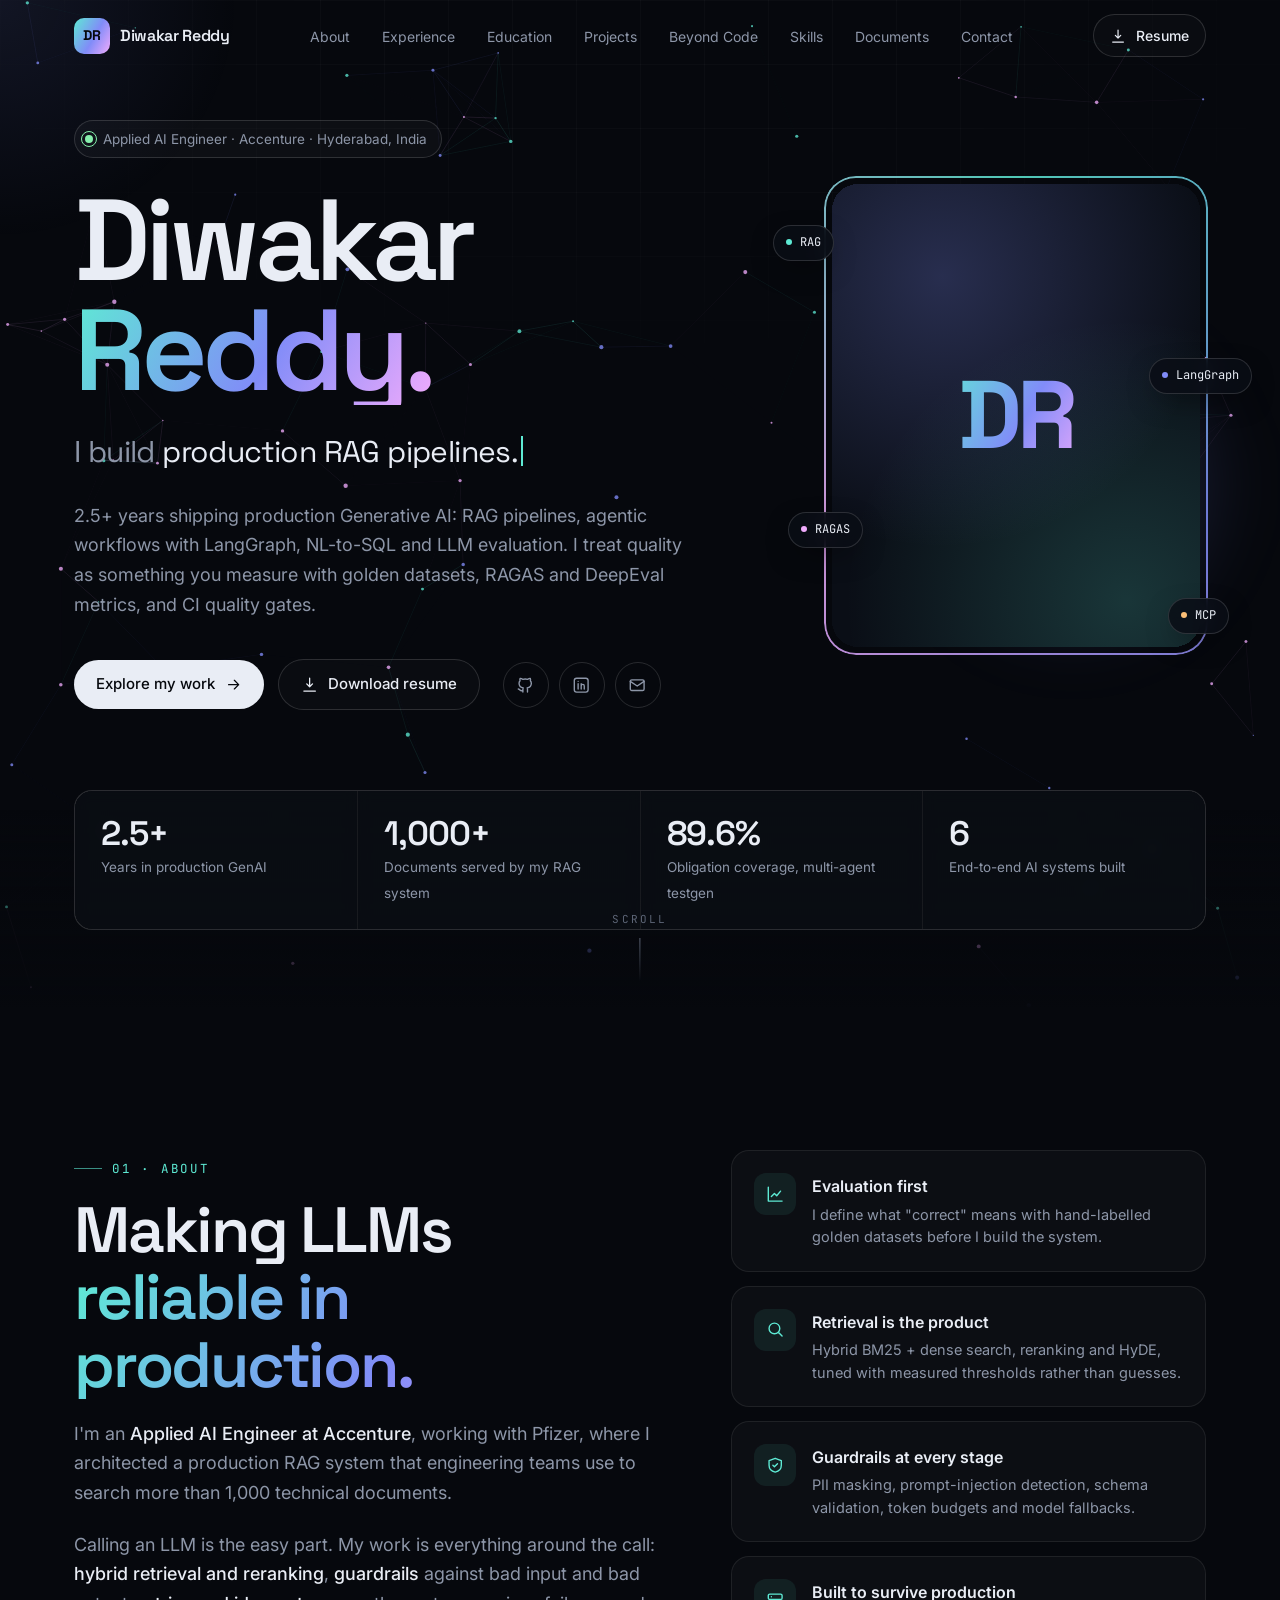
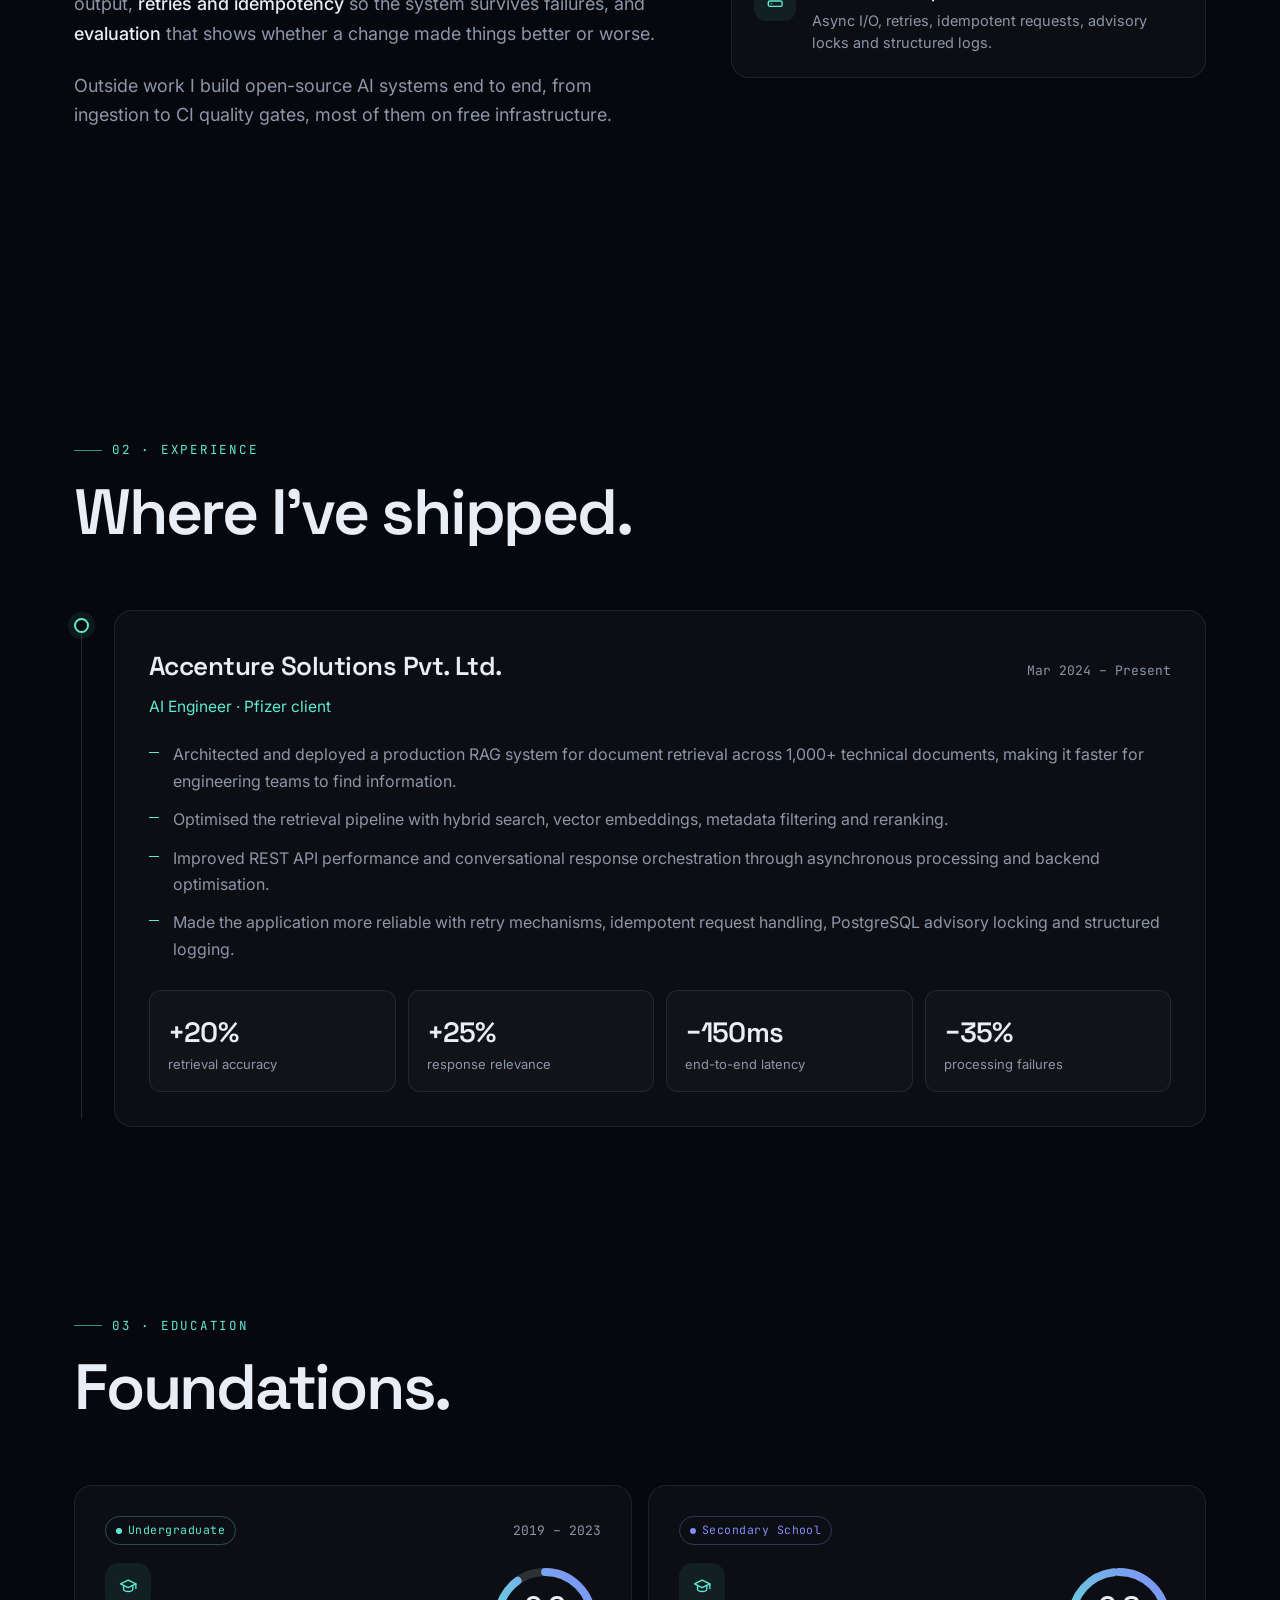
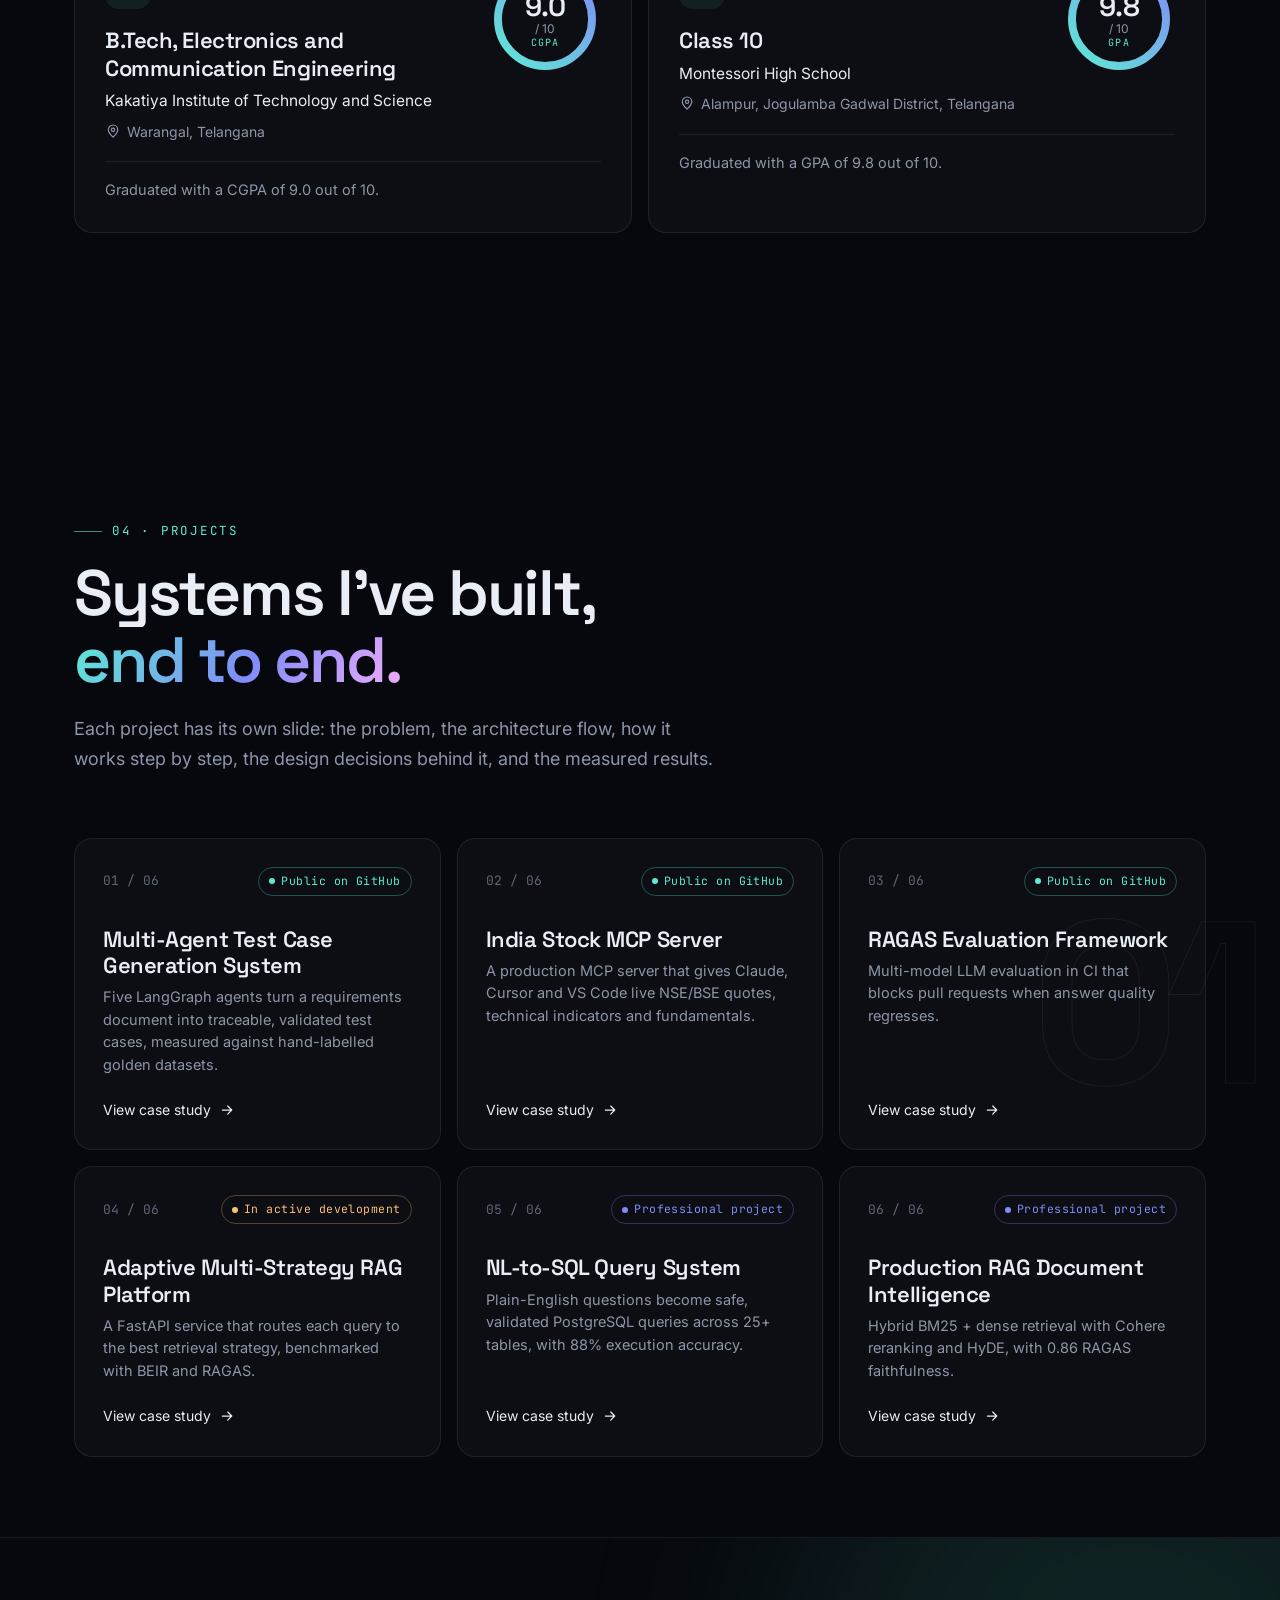
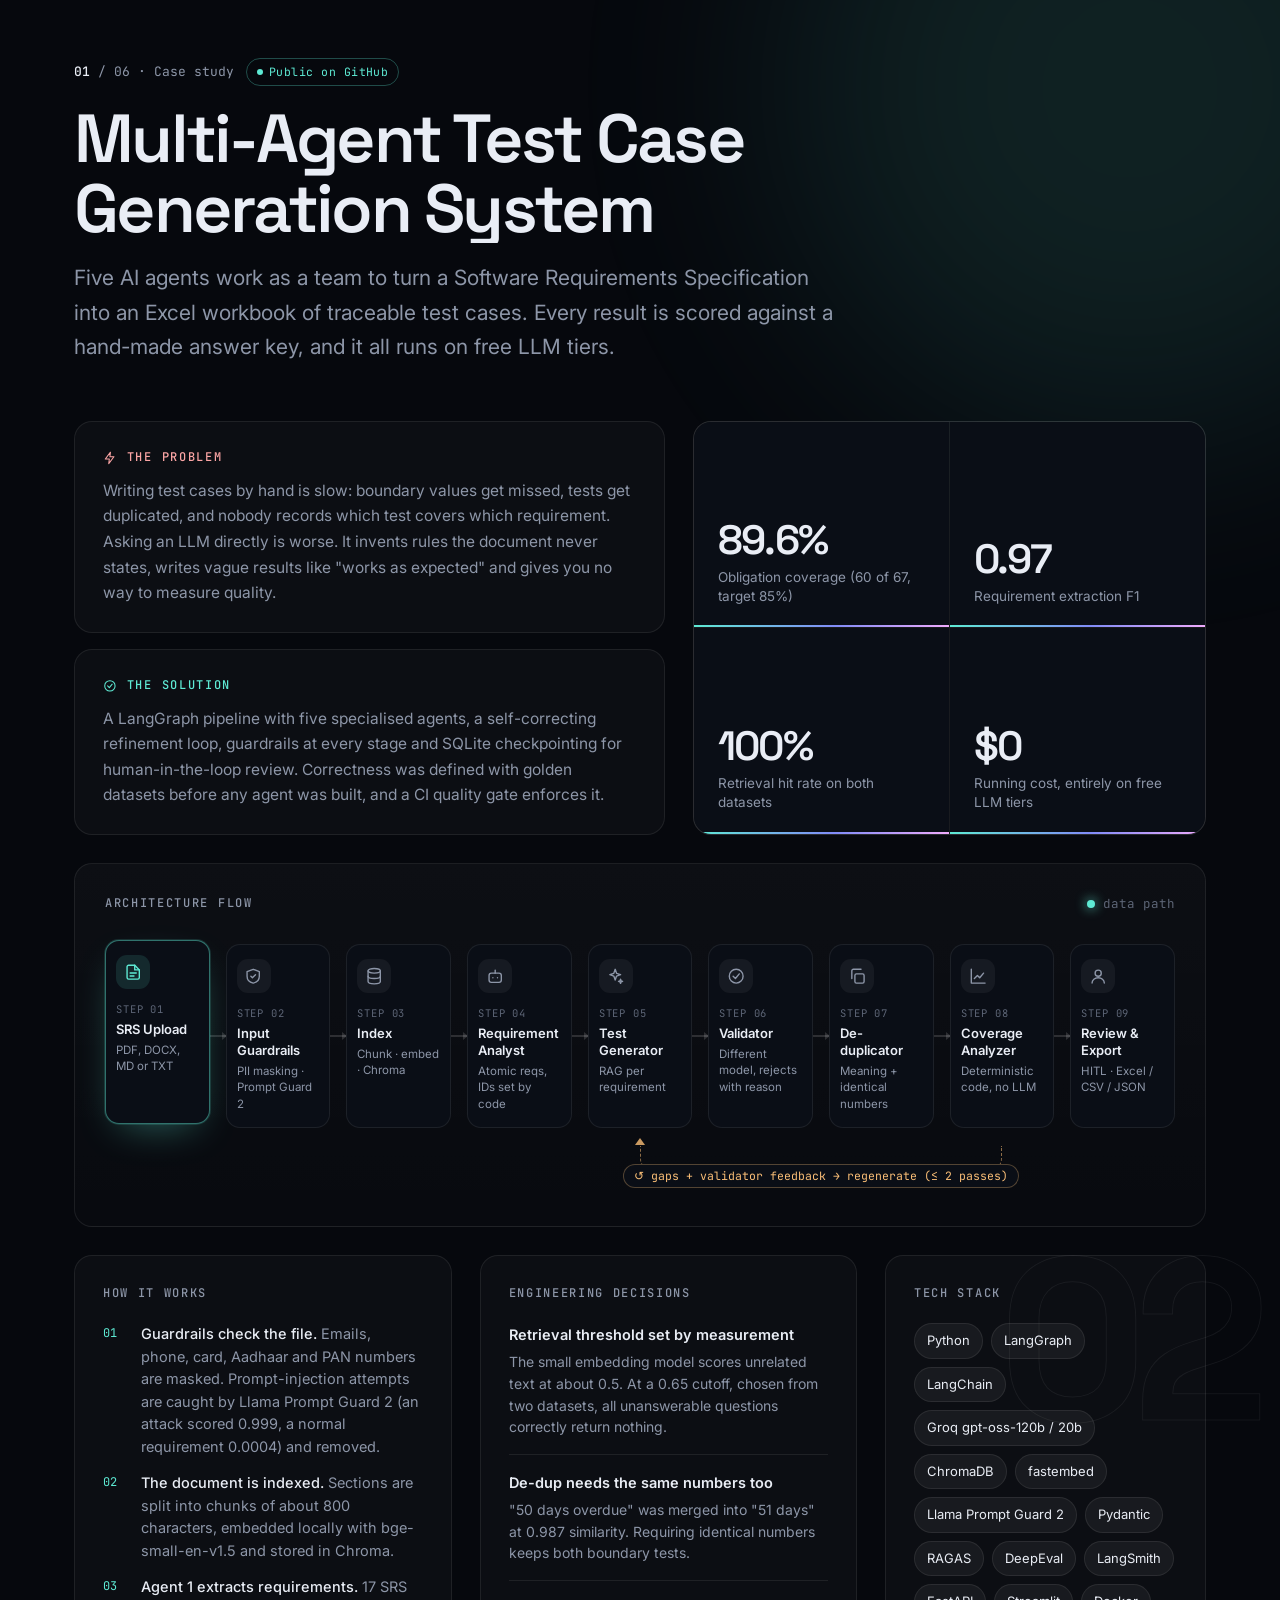
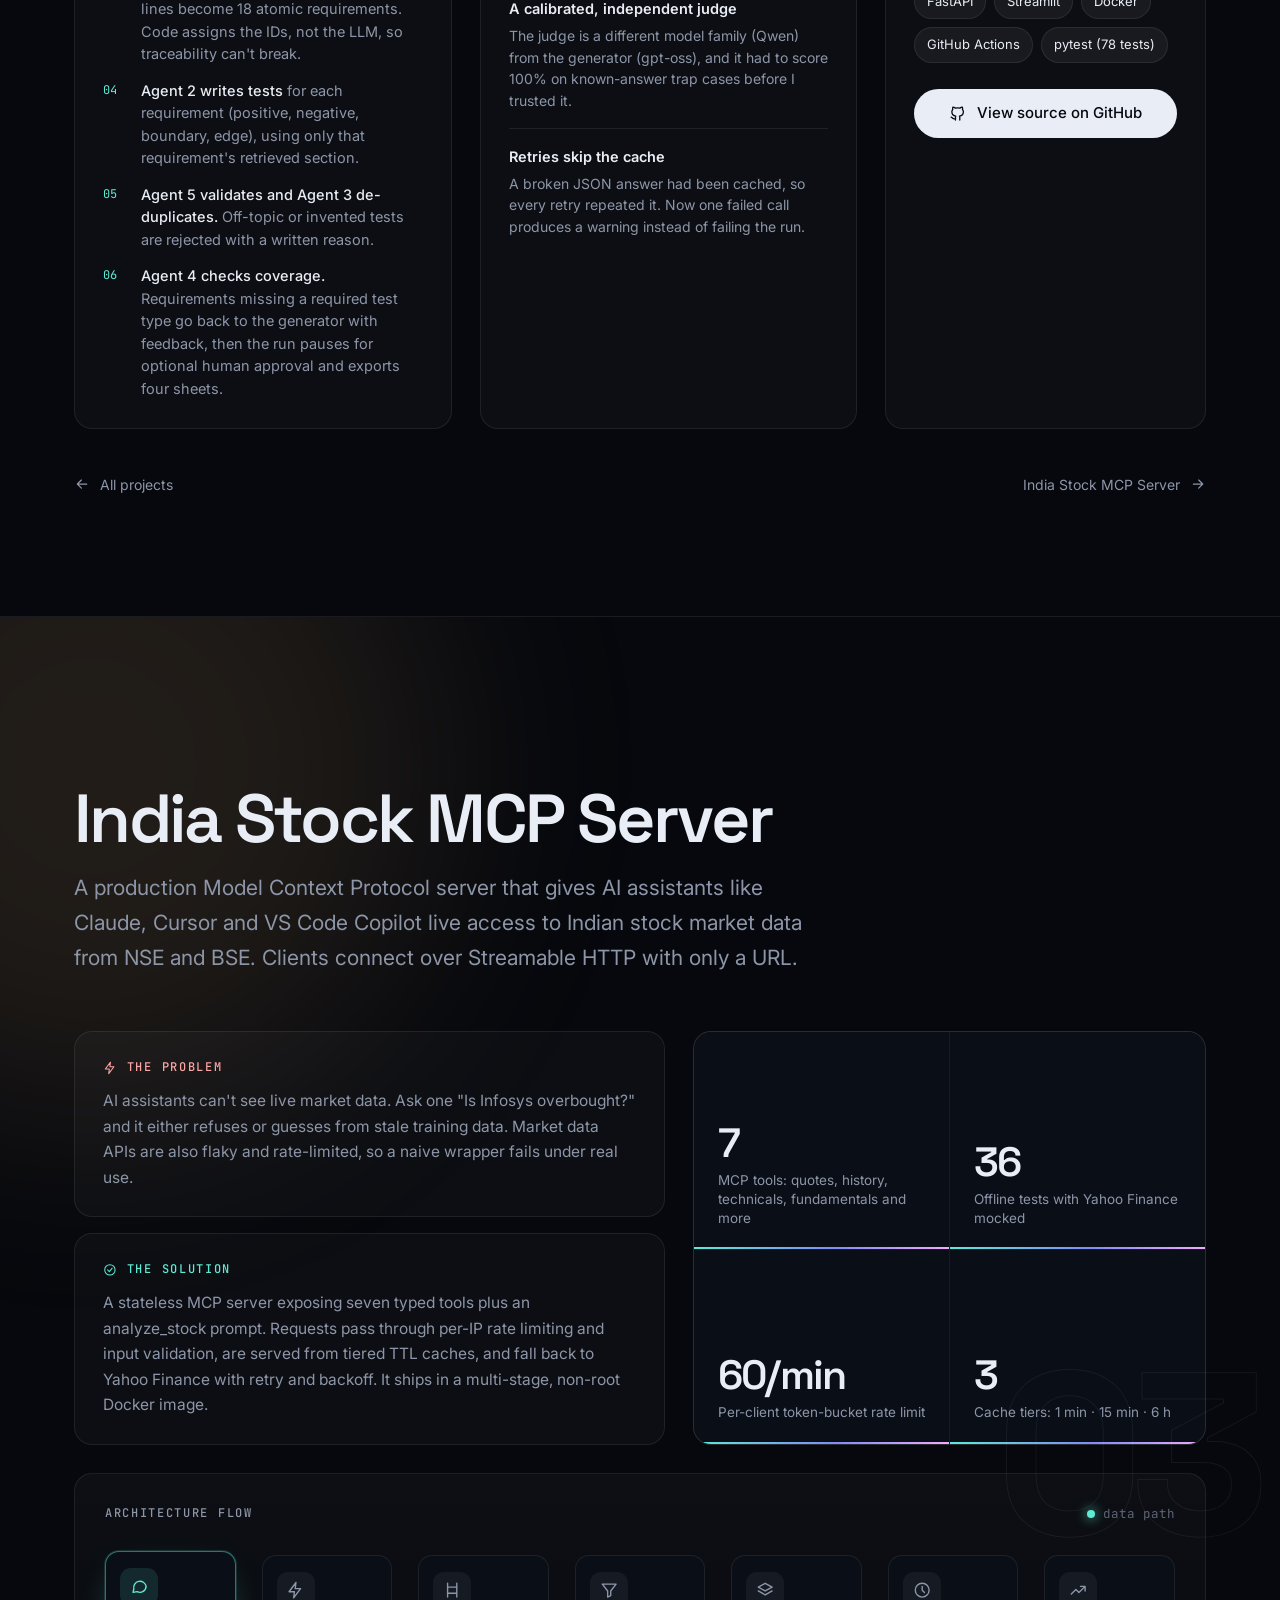
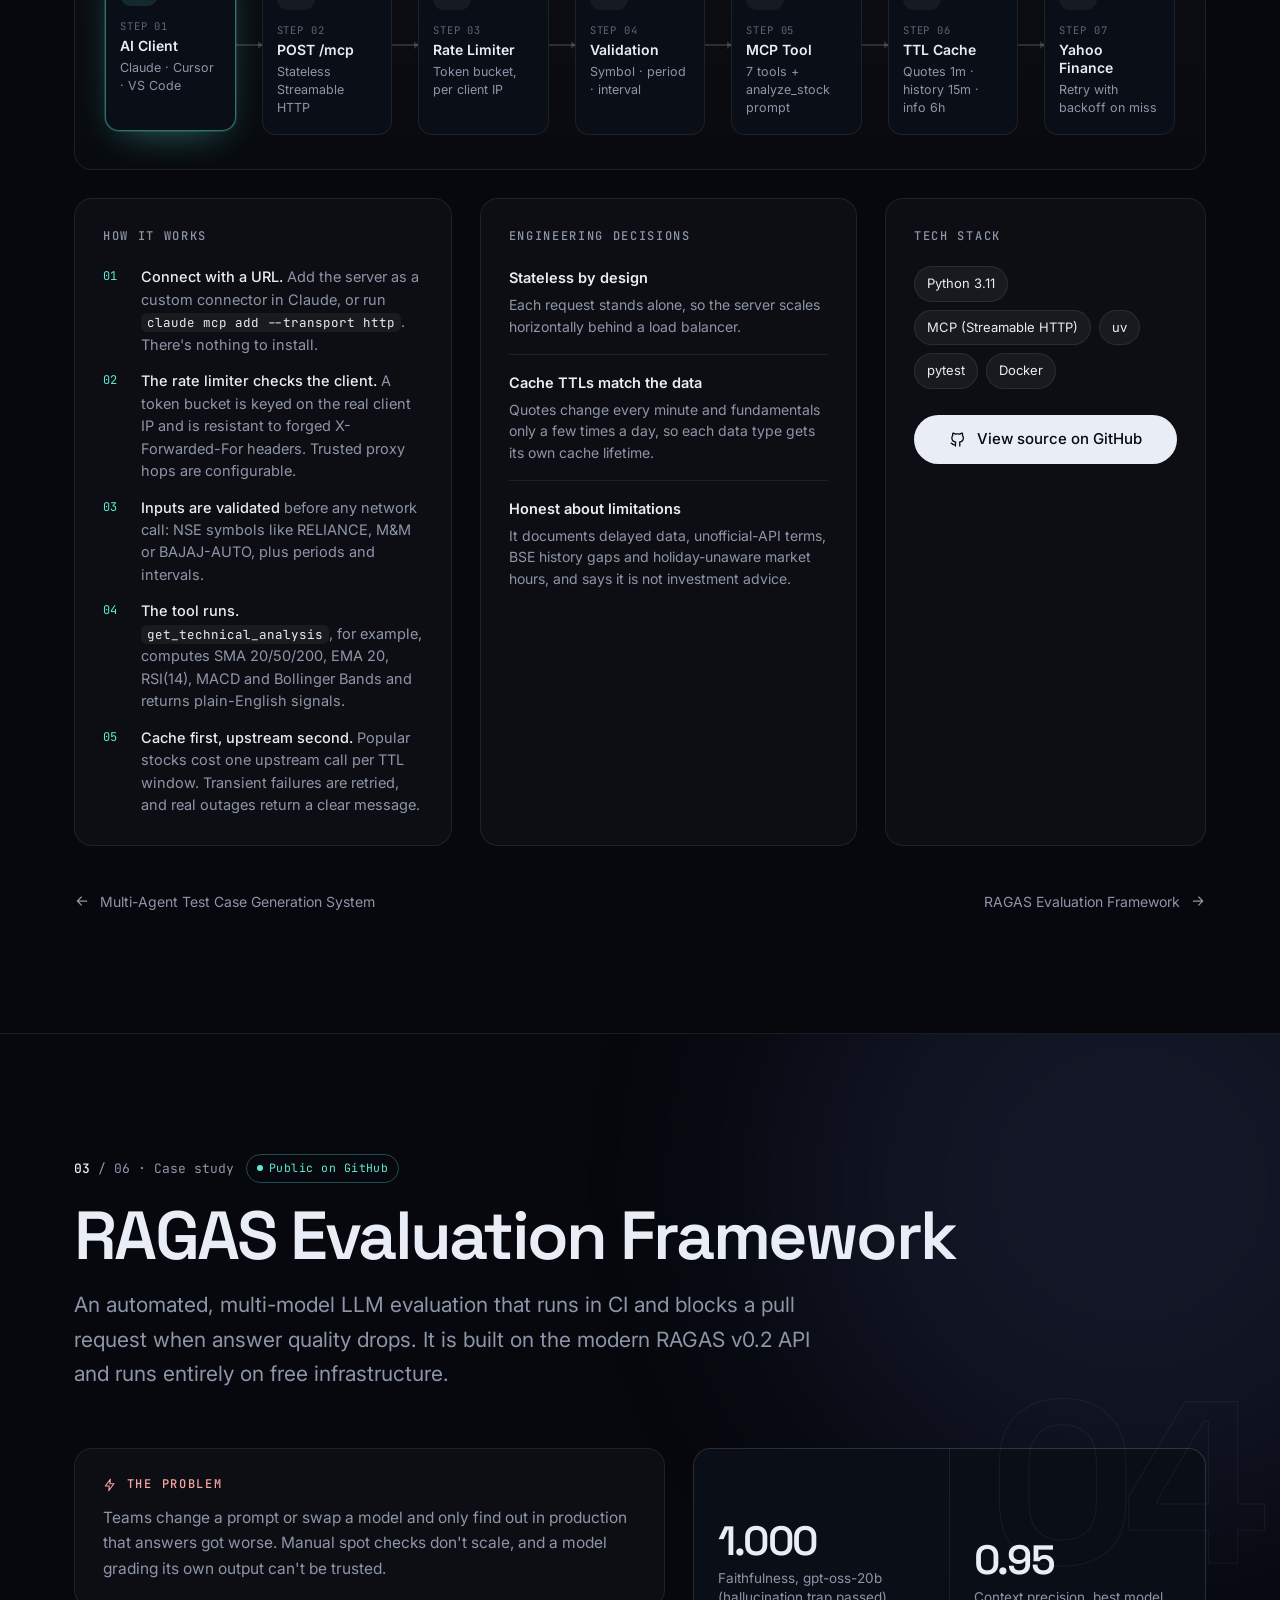
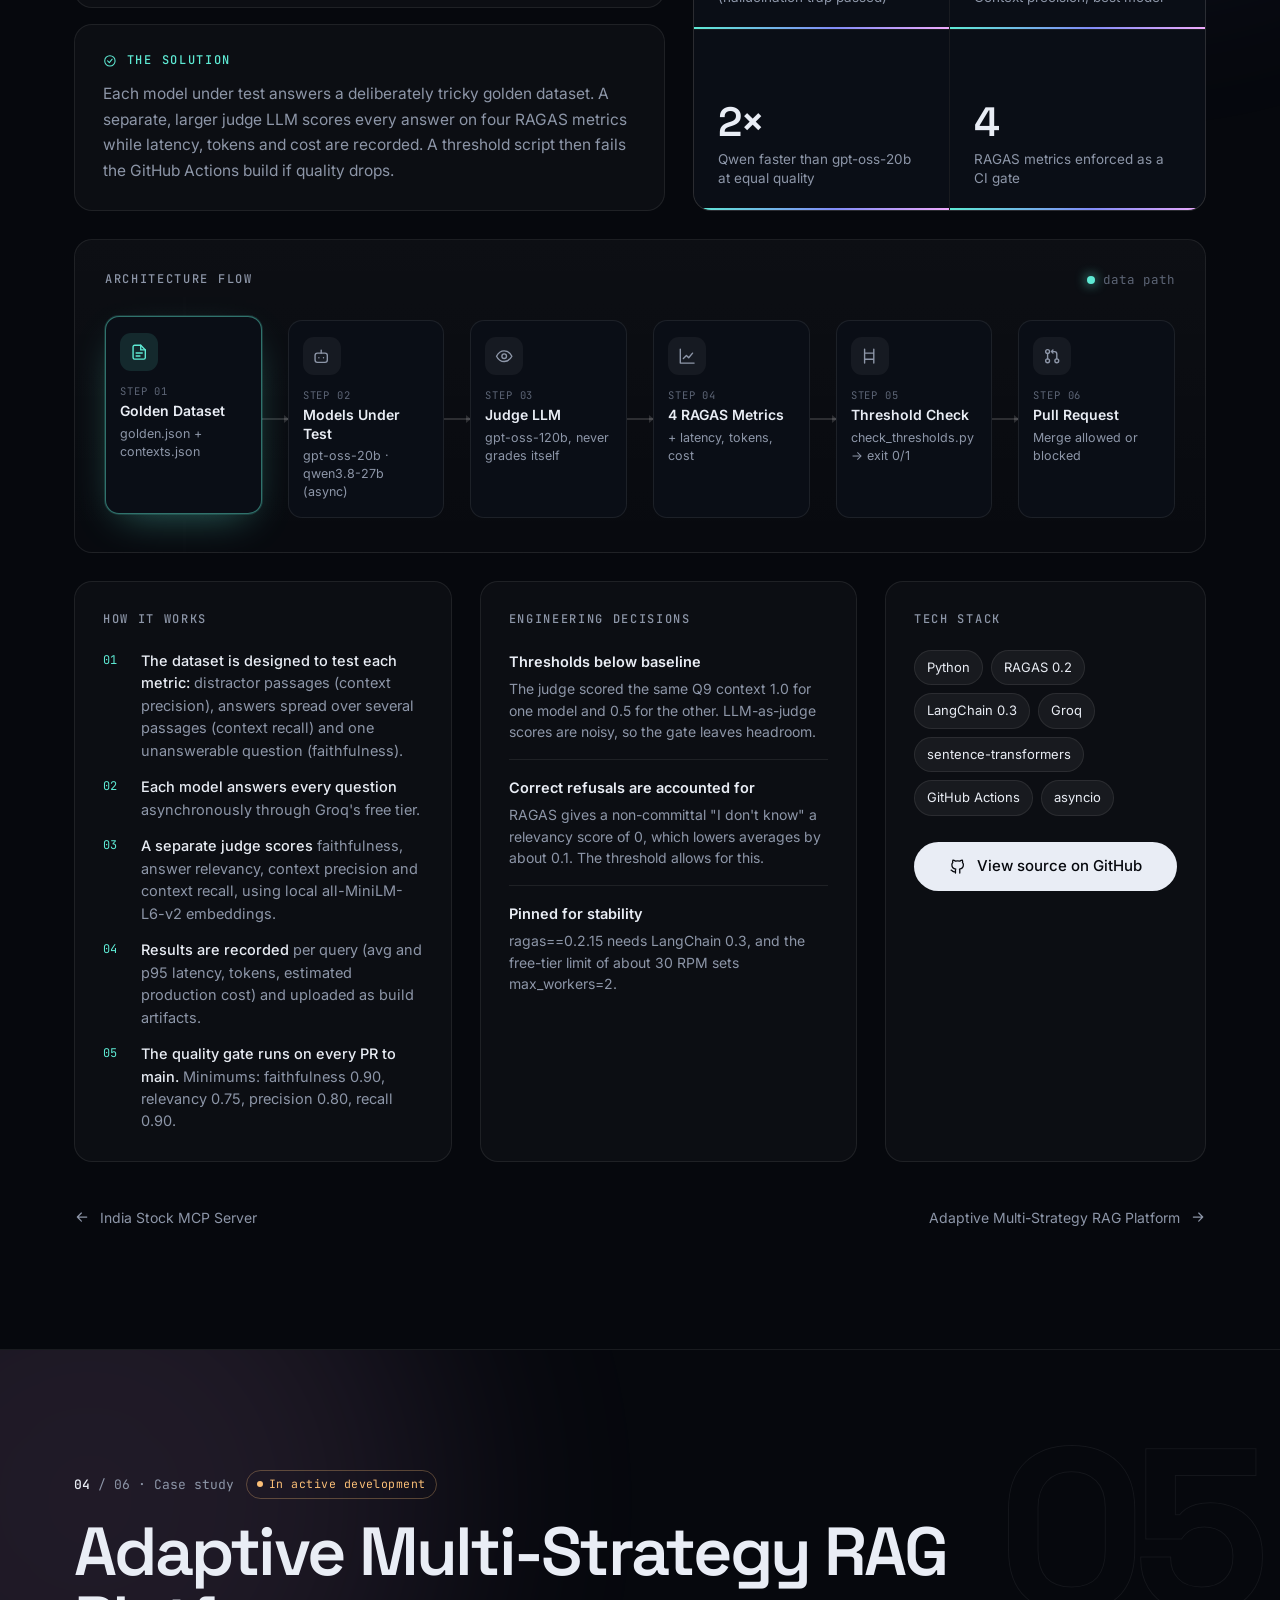
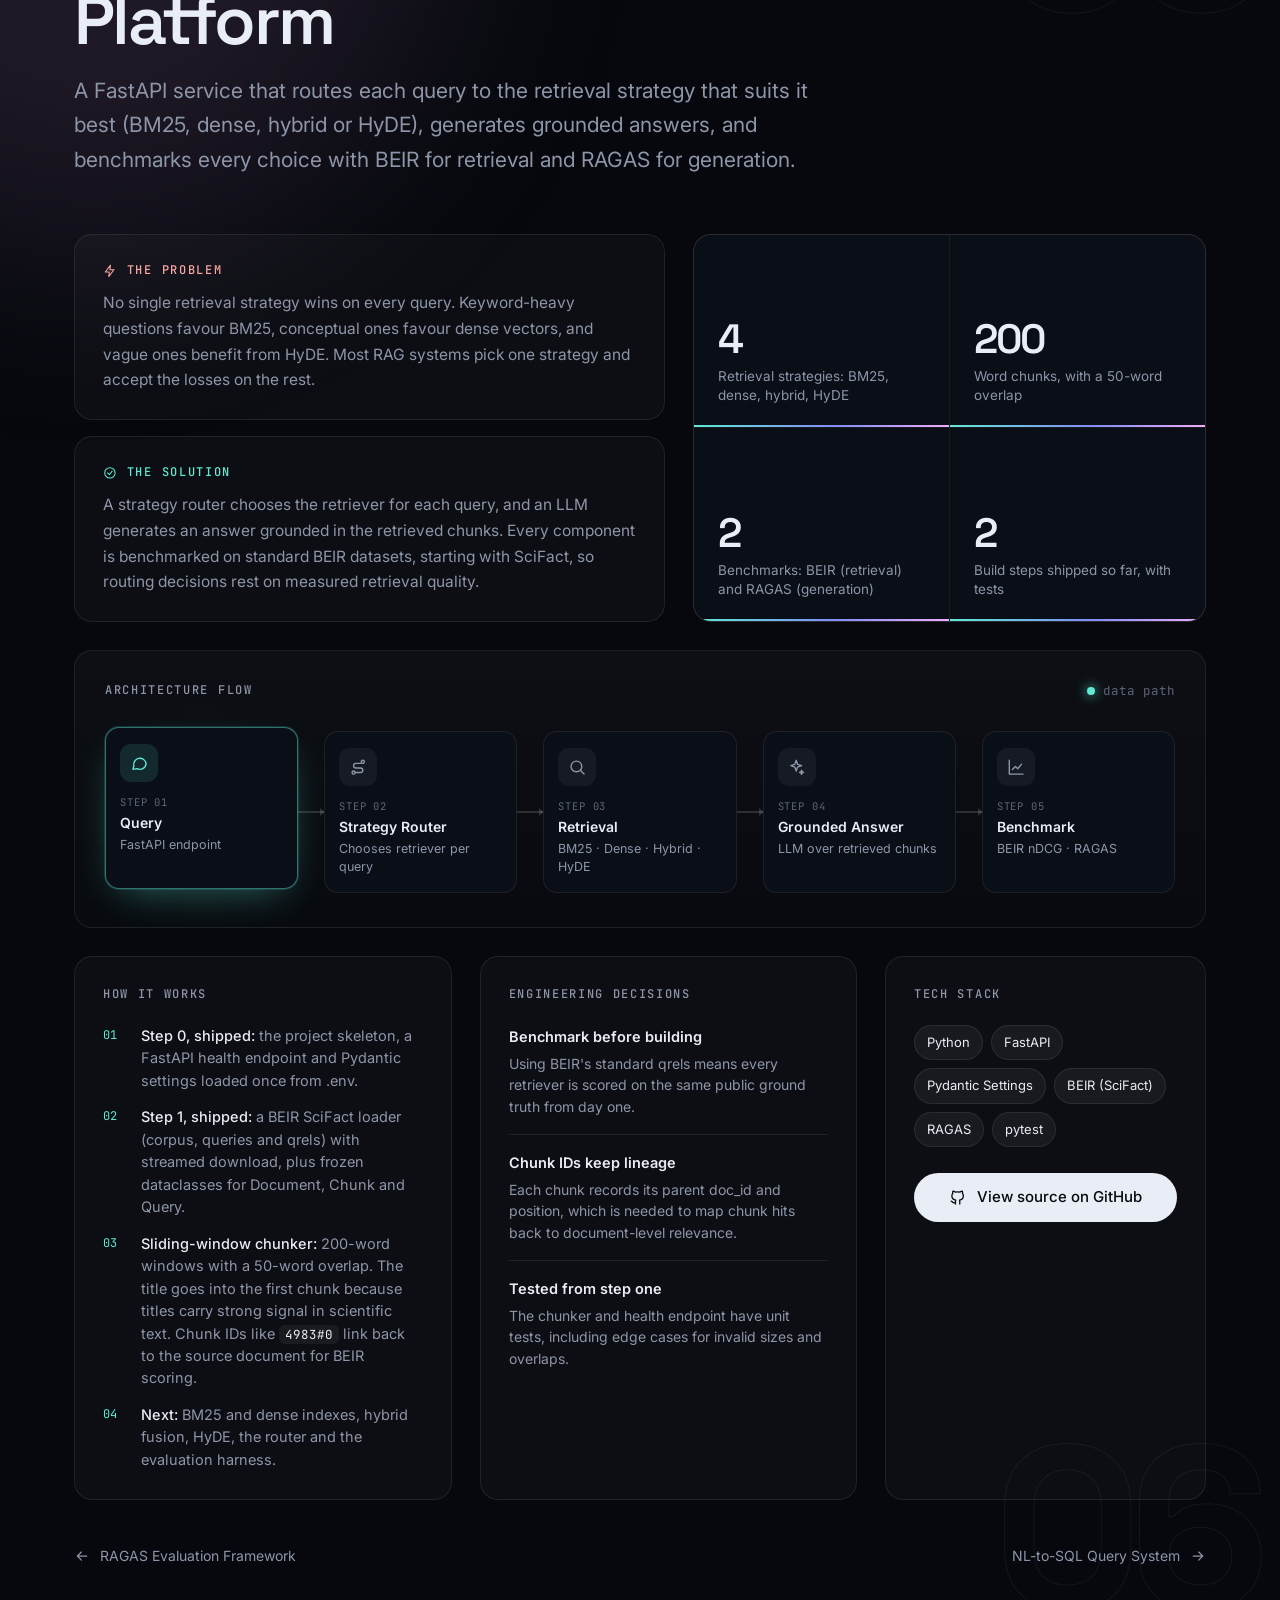
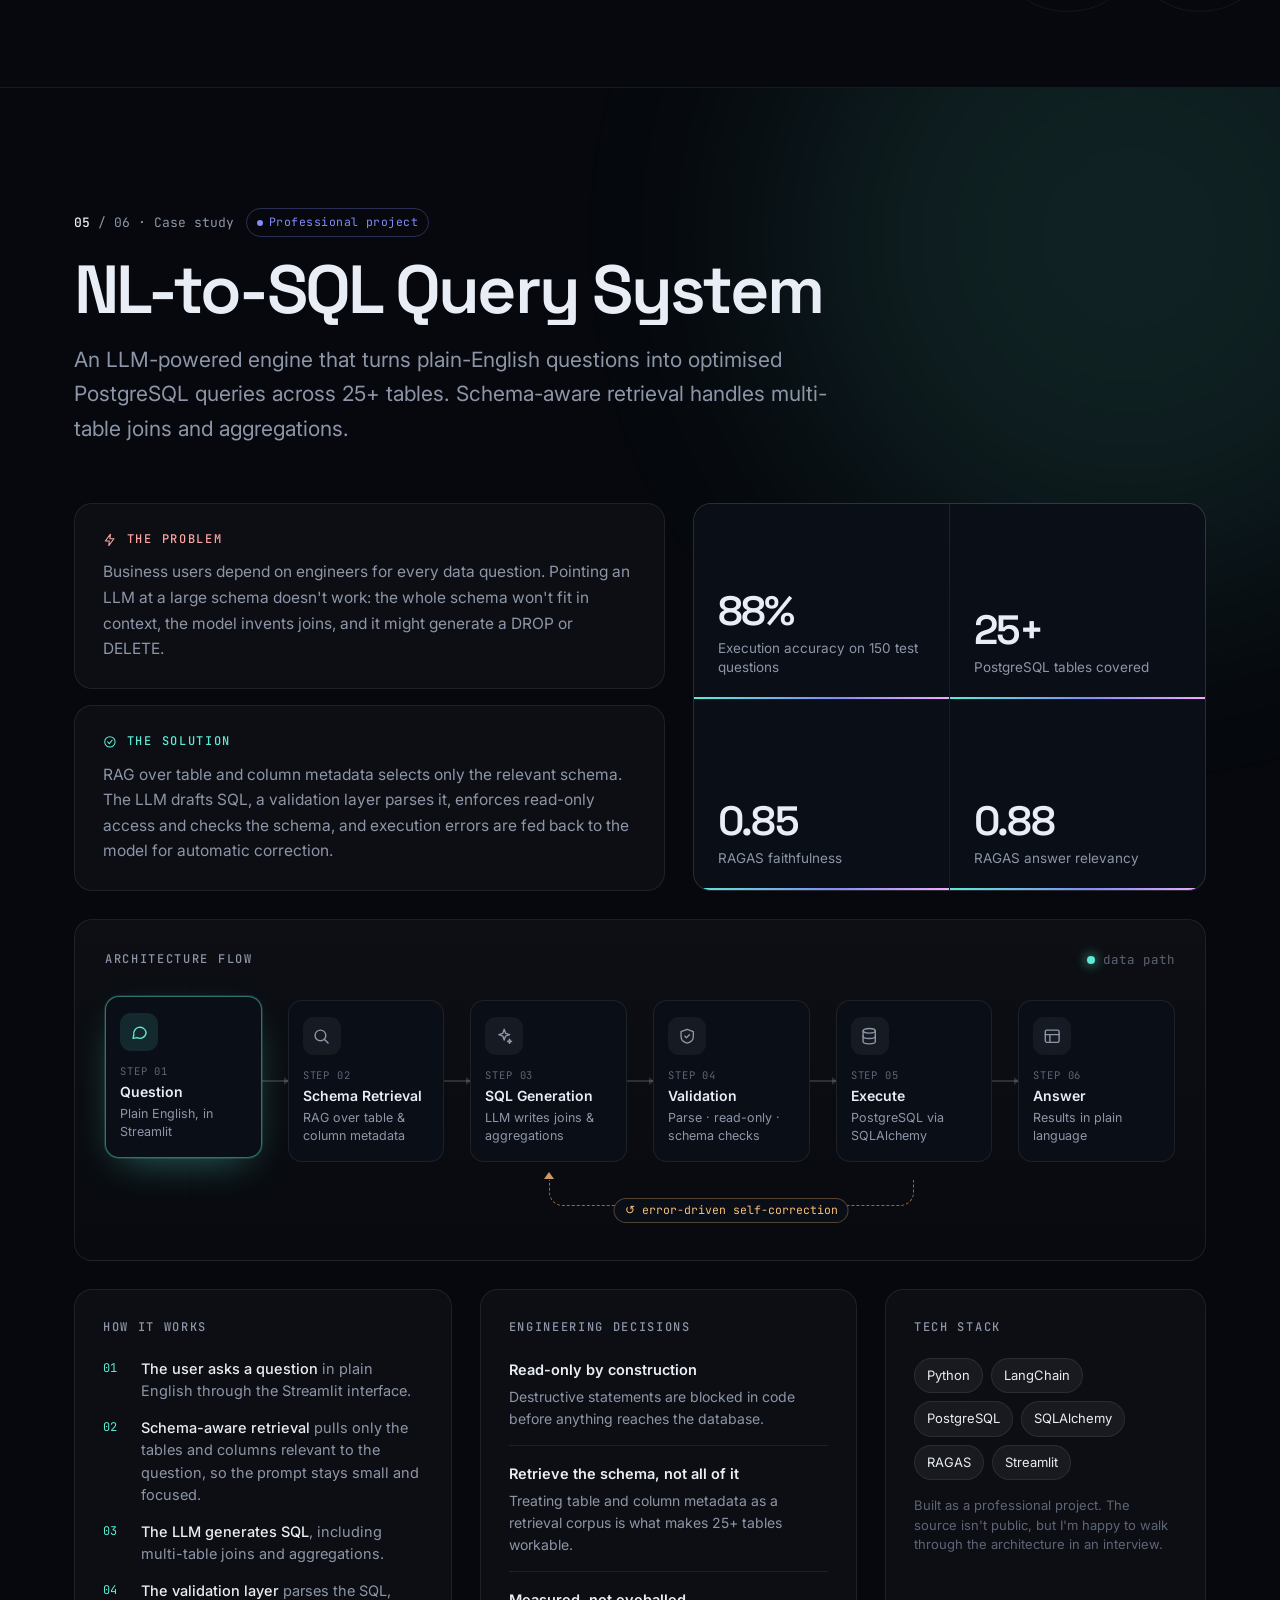
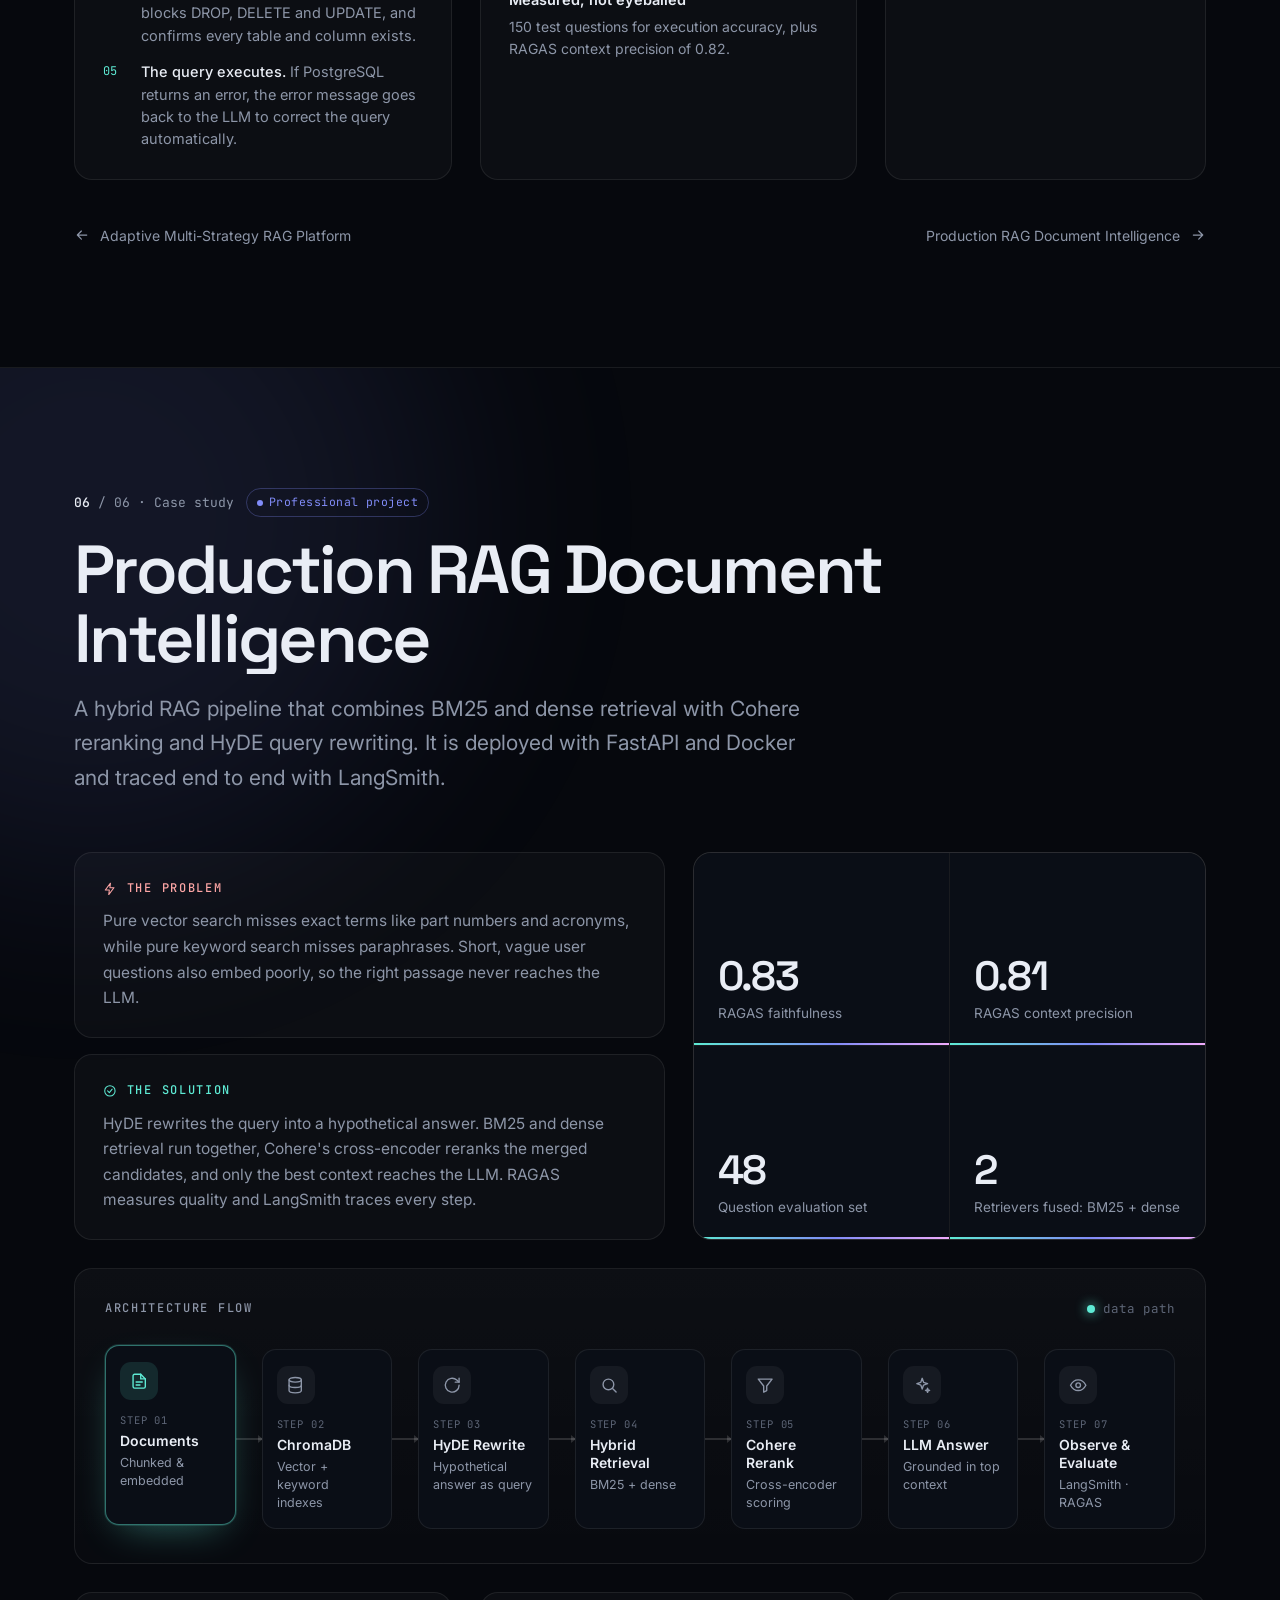
<file: index.html>
<!doctype html>
<html lang="en">
<head>
  <meta charset="utf-8" />
  <meta name="viewport" content="width=device-width, initial-scale=1" />
  <title>Diwakar Reddy | Applied AI Engineer</title>
  <meta name="description" content="Diwakar Reddy, Applied AI Engineer building production RAG pipelines, agentic AI workflows, NL-to-SQL and LLM evaluation systems." />
  <meta property="og:title" content="Diwakar Reddy | Applied AI Engineer" />
  <meta property="og:description" content="Production RAG, multi-agent systems and evaluation-driven LLM engineering." />
  <meta property="og:type" content="website" />
  <meta property="og:url" content="https://diwakarreddy11.github.io/" />
  <meta property="og:site_name" content="Diwakar Reddy" />
  <meta property="og:image" content="https://diwakarreddy11.github.io/assets/og-image.png" />
  <meta property="og:image:width" content="1200" />
  <meta property="og:image:height" content="630" />
  <meta property="og:image:alt" content="Diwakar Reddy, Applied AI Engineer portfolio" />
  <meta name="twitter:card" content="summary_large_image" />
  <meta name="twitter:title" content="Diwakar Reddy | Applied AI Engineer" />
  <meta name="twitter:description" content="Production RAG, multi-agent systems and evaluation-driven LLM engineering." />
  <meta name="twitter:image" content="https://diwakarreddy11.github.io/assets/og-image.png" />
  <link rel="canonical" href="https://diwakarreddy11.github.io/" />
  <meta name="theme-color" content="#06080d" />
  <link rel="icon" href="data:image/svg+xml,%3Csvg xmlns='http://www.w3.org/2000/svg' viewBox='0 0 64 64'%3E%3Cdefs%3E%3ClinearGradient id='g' x1='0' y1='0' x2='1' y2='1'%3E%3Cstop offset='0' stop-color='%235eead4'/%3E%3Cstop offset='1' stop-color='%23818cf8'/%3E%3C/linearGradient%3E%3C/defs%3E%3Crect width='64' height='64' rx='16' fill='url(%23g)'/%3E%3Ctext x='32' y='42' font-family='Arial' font-weight='700' font-size='26' text-anchor='middle' fill='%2306080d'%3EDR%3C/text%3E%3C/svg%3E" />
  <link rel="preconnect" href="https://fonts.googleapis.com" />
  <link rel="preconnect" href="https://fonts.gstatic.com" crossorigin />
  <link href="https://fonts.googleapis.com/css2?family=Inter:wght@400;500;600&family=JetBrains+Mono:wght@400;500&family=Space+Grotesk:wght@500;600;700&display=swap" rel="stylesheet" />
  <link rel="stylesheet" href="styles.css?v=5" />
  <link rel="stylesheet" href="editor.css?v=5" />
</head>
<body class="loading">

  <div class="preloader" id="preloader" aria-hidden="true">
    <div class="preloader-inner">
      <div class="preloader-mark grad-text" id="preloader-mark"></div>
      <div class="preloader-bar"><i></i></div>
    </div>
  </div>

  <div class="progress" id="progress"></div>
  <div class="bg-grid"></div>
  <div class="cursor-glow" id="cursor-glow"></div>

  <header class="nav" id="nav">
    <div class="container nav-inner">
      <a href="#top" class="logo" id="logo"></a>
      <ul class="nav-links" id="nav-links">
        <li><a href="#about">About</a></li>
        <li><a href="#experience">Experience</a></li>
        <li><a href="#education">Education</a></li>
        <li><a href="#projects">Projects</a></li>
        <li><a href="#beyond">Beyond Code</a></li>
        <li><a href="#skills">Skills</a></li>
        <li><a href="#documents">Documents</a></li>
        <li><a href="#contact">Contact</a></li>
      </ul>
      <div class="nav-cta">
        <a class="btn btn-ghost btn-sm magnetic" id="nav-resume" download>
          <svg class="icon" viewBox="0 0 24 24"><use href="#i-download"/></svg> Resume
        </a>
        <button class="menu-btn" id="menu-btn" aria-label="Open menu" aria-expanded="false"><span></span><span></span></button>
      </div>
    </div>
  </header>

  <!-- Every section below is filled in from content.js by script.js -->
  <main id="top">
    <section class="hero" id="hero" data-edit="profile">
      <canvas id="hero-canvas" aria-hidden="true"></canvas>
      <div class="container" id="hero-content"></div>
      <div class="scroll-hint">SCROLL<i></i></div>
    </section>

    <section class="section" id="about" data-edit="about"><div class="container" id="about-content"></div></section>
    <section class="section" id="experience" data-edit="experience"><div class="container" id="experience-content"></div></section>
    <section class="section" id="education" data-edit="education" style="padding-top: 40px"><div class="container" id="education-content"></div></section>
    <section class="section" id="projects" data-edit="projects" style="padding-bottom: 80px"><div class="container" id="projects-content"></div></section>
    <div id="project-slides"></div>
    <section class="section beyond" id="beyond" data-edit="beyond"><div class="container" id="beyond-content"></div></section>
    <section class="section" id="skills" data-edit="skills"><div class="container" id="skills-content"></div><div class="marquee" aria-hidden="true"><div class="marquee-track" id="marquee"></div></div></section>
    <section class="section" id="certs" data-edit="certifications" style="padding-top: 40px"><div class="container" id="certs-content"></div></section>
    <section class="section" id="documents" data-edit="documents" style="padding-top: 40px"><div class="container" id="documents-content"></div></section>
    <section class="contact" id="contact" data-edit="contact"><div class="container" id="contact-content"></div></section>
  </main>

  <footer>
    <div class="container">
      <span>© <span id="year"></span> <span id="footer-name"></span>. Built by hand with HTML, CSS and JavaScript.</span>
      <span class="footer-right">
        <span class="mono" id="footer-loc"></span>
        <a class="footer-edit" href="?edit" title="Edit site" aria-label="Edit site"><svg class="icon" viewBox="0 0 24 24"><use href="#i-edit"/></svg></a>
      </span>
    </div>
  </footer>

  <nav class="dots" id="dots" aria-label="Project slides"></nav>
  <div class="toast" id="toast"></div>

  <!-- PDF viewer -->
  <div class="viewer" id="viewer" role="dialog" aria-modal="true" aria-labelledby="viewer-title" hidden>
    <div class="viewer-backdrop" data-close></div>
    <div class="viewer-box">
      <div class="viewer-head">
        <strong id="viewer-title"></strong>
        <div class="viewer-actions">
          <a class="btn btn-ghost btn-sm" id="viewer-open" target="_blank" rel="noopener"><svg class="icon" viewBox="0 0 24 24"><use href="#i-ext"/></svg> New tab</a>
          <a class="btn btn-primary btn-sm" id="viewer-download" download><svg class="icon" viewBox="0 0 24 24"><use href="#i-download"/></svg> Download</a>
          <button class="viewer-close" data-close aria-label="Close viewer"><svg class="icon" viewBox="0 0 24 24"><use href="#i-x"/></svg></button>
        </div>
      </div>
      <iframe id="viewer-frame" title="Document preview"></iframe>
    </div>
  </div>

  <!-- Icon sprite -->
  <svg width="0" height="0" style="position:absolute" aria-hidden="true">
    <symbol id="i-doc" viewBox="0 0 24 24"><path d="M14 3H6a2 2 0 0 0-2 2v14a2 2 0 0 0 2 2h12a2 2 0 0 0 2-2V9z"/><path d="M14 3v6h6M8 13h8M8 17h5"/></symbol>
    <symbol id="i-shield" viewBox="0 0 24 24"><path d="M12 3l8 3v6c0 5-3.5 8-8 9-4.5-1-8-4-8-9V6z"/><path d="M9 12l2 2 4-4"/></symbol>
    <symbol id="i-db" viewBox="0 0 24 24"><ellipse cx="12" cy="5" rx="8" ry="3"/><path d="M4 5v14c0 1.7 3.6 3 8 3s8-1.3 8-3V5"/><path d="M4 12c0 1.7 3.6 3 8 3s8-1.3 8-3"/></symbol>
    <symbol id="i-search" viewBox="0 0 24 24"><circle cx="11" cy="11" r="7"/><path d="M21 21l-4.3-4.3"/></symbol>
    <symbol id="i-bot" viewBox="0 0 24 24"><rect x="4" y="8" width="16" height="12" rx="3"/><path d="M12 4v4M9 14h.01M15 14h.01"/></symbol>
    <symbol id="i-layers" viewBox="0 0 24 24"><path d="M12 3l9 5-9 5-9-5z"/><path d="M3 13l9 5 9-5"/></symbol>
    <symbol id="i-check" viewBox="0 0 24 24"><circle cx="12" cy="12" r="9"/><path d="M8 12l3 3 5-6"/></symbol>
    <symbol id="i-copy" viewBox="0 0 24 24"><rect x="9" y="9" width="12" height="12" rx="2"/><path d="M5 15V5a2 2 0 0 1 2-2h10"/></symbol>
    <symbol id="i-chart" viewBox="0 0 24 24"><path d="M3 3v18h18"/><path d="M7 15l4-4 3 3 5-6"/></symbol>
    <symbol id="i-server" viewBox="0 0 24 24"><rect x="3" y="4" width="18" height="7" rx="2"/><rect x="3" y="13" width="18" height="7" rx="2"/><path d="M7 7.5h.01M7 16.5h.01"/></symbol>
    <symbol id="i-zap" viewBox="0 0 24 24"><path d="M13 2L4 14h7l-1 8 9-12h-7z"/></symbol>
    <symbol id="i-user" viewBox="0 0 24 24"><circle cx="12" cy="8" r="4"/><path d="M4 21c0-4 3.6-7 8-7s8 3 8 7"/></symbol>
    <symbol id="i-clock" viewBox="0 0 24 24"><circle cx="12" cy="12" r="9"/><path d="M12 7v5l3 3"/></symbol>
    <symbol id="i-github" viewBox="0 0 24 24"><path d="M9 19c-4 1.5-4-2-6-2m12 4v-3.5c0-1 .1-1.4-.5-2 2.8-.3 5.5-1.4 5.5-6a4.6 4.6 0 0 0-1.3-3.2 4.2 4.2 0 0 0-.1-3.2s-1.1-.3-3.5 1.3a12 12 0 0 0-6.2 0C6.5 2.8 5.4 3.1 5.4 3.1a4.2 4.2 0 0 0-.1 3.2A4.6 4.6 0 0 0 4 9.5c0 4.6 2.7 5.7 5.5 6-.6.6-.6 1.2-.5 2V21"/></symbol>
    <symbol id="i-linkedin" viewBox="0 0 24 24"><rect x="3" y="3" width="18" height="18" rx="3"/><path d="M8 10v7M8 7h.01M12 17v-4a2 2 0 0 1 4 0v4M12 10v7"/></symbol>
    <symbol id="i-mail" viewBox="0 0 24 24"><rect x="3" y="5" width="18" height="14" rx="2"/><path d="M3 7l9 6 9-6"/></symbol>
    <symbol id="i-download" viewBox="0 0 24 24"><path d="M12 3v12m0 0l-4-4m4 4l4-4M4 21h16"/></symbol>
    <symbol id="i-arrow" viewBox="0 0 24 24"><path d="M5 12h14M13 6l6 6-6 6"/></symbol>
    <symbol id="i-ext" viewBox="0 0 24 24"><path d="M14 4h6v6M20 4l-9 9M18 14v5a1 1 0 0 1-1 1H5a1 1 0 0 1-1-1V7a1 1 0 0 1 1-1h5"/></symbol>
    <symbol id="i-code" viewBox="0 0 24 24"><path d="M8 6l-6 6 6 6M16 6l6 6-6 6"/></symbol>
    <symbol id="i-leaf" viewBox="0 0 24 24"><path d="M5 21c0-9 5-15 16-16-1 11-7 16-16 16z"/><path d="M5 21l8-8"/></symbol>
    <symbol id="i-trend" viewBox="0 0 24 24"><path d="M3 17l6-6 4 4 8-8M15 7h6v6"/></symbol>
    <symbol id="i-award" viewBox="0 0 24 24"><circle cx="12" cy="9" r="6"/><path d="M8.5 14L7 22l5-3 5 3-1.5-8"/></symbol>
    <symbol id="i-route" viewBox="0 0 24 24"><circle cx="6" cy="19" r="2"/><circle cx="18" cy="5" r="2"/><path d="M8 19h7a3 3 0 0 0 0-6H9a3 3 0 0 1 0-6h7"/></symbol>
    <symbol id="i-filter" viewBox="0 0 24 24"><path d="M3 4h18l-7 9v6l-4 2v-8z"/></symbol>
    <symbol id="i-spark" viewBox="0 0 24 24"><path d="M12 3l1.8 5.2L19 10l-5.2 1.8L12 17l-1.8-5.2L5 10l5.2-1.8z"/><path d="M19 16l.7 2 2 .7-2 .7-.7 2-.7-2-2-.7 2-.7z"/></symbol>
    <symbol id="i-book" viewBox="0 0 24 24"><path d="M4 19V5a2 2 0 0 1 2-2h14v16H6a2 2 0 0 0-2 2zm0 0a2 2 0 0 0 2 2h14"/></symbol>
    <symbol id="i-refresh" viewBox="0 0 24 24"><path d="M21 12a9 9 0 1 1-3-6.7L21 8"/><path d="M21 3v5h-5"/></symbol>
    <symbol id="i-gate" viewBox="0 0 24 24"><path d="M6 3v18M18 3v18M6 8h12M6 16h12"/></symbol>
    <symbol id="i-msg" viewBox="0 0 24 24"><path d="M21 12a8 8 0 0 1-11.6 7.1L4 20l1-4.6A8 8 0 1 1 21 12z"/></symbol>
    <symbol id="i-pr" viewBox="0 0 24 24"><circle cx="6" cy="6" r="2.5"/><circle cx="6" cy="18" r="2.5"/><circle cx="18" cy="18" r="2.5"/><path d="M6 8.5v7M18 15.5V9a3 3 0 0 0-3-3h-4M13 4l-2 2 2 2"/></symbol>
    <symbol id="i-table" viewBox="0 0 24 24"><rect x="3" y="4" width="18" height="16" rx="2"/><path d="M3 10h18M9 10v10"/></symbol>
    <symbol id="i-eye" viewBox="0 0 24 24"><path d="M2 12s3.6-7 10-7 10 7 10 7-3.6 7-10 7S2 12 2 12z"/><circle cx="12" cy="12" r="3"/></symbol>
    <symbol id="i-cap" viewBox="0 0 24 24"><path d="M2 9l10-5 10 5-10 5z"/><path d="M6 11v5c0 1.5 2.7 3 6 3s6-1.5 6-3v-5M22 9v6"/></symbol>
    <symbol id="i-pin" viewBox="0 0 24 24"><path d="M12 21s-7-6.2-7-11a7 7 0 0 1 14 0c0 4.8-7 11-7 11z"/><circle cx="12" cy="10" r="2.5"/></symbol>
    <symbol id="i-camera" viewBox="0 0 24 24"><path d="M4 8h3l2-3h6l2 3h3a1 1 0 0 1 1 1v10a1 1 0 0 1-1 1H4a1 1 0 0 1-1-1V9a1 1 0 0 1 1-1z"/><circle cx="12" cy="13.5" r="3.5"/></symbol>
    <symbol id="i-sun" viewBox="0 0 24 24"><circle cx="12" cy="12" r="4"/><path d="M12 2v2M12 20v2M4.9 4.9l1.4 1.4M17.7 17.7l1.4 1.4M2 12h2M20 12h2M4.9 19.1l1.4-1.4M17.7 6.3l1.4-1.4"/></symbol>
    <symbol id="i-heart" viewBox="0 0 24 24"><path d="M12 20s-8-4.6-8-10.5A4.5 4.5 0 0 1 12 7a4.5 4.5 0 0 1 8 2.5C20 15.4 12 20 12 20z"/></symbol>
    <symbol id="i-globe" viewBox="0 0 24 24"><circle cx="12" cy="12" r="9"/><path d="M3 12h18M12 3a14 14 0 0 1 0 18M12 3a14 14 0 0 0 0 18"/></symbol>
    <symbol id="i-music" viewBox="0 0 24 24"><path d="M9 18V5l11-2v13"/><circle cx="6" cy="18" r="3"/><circle cx="17" cy="16" r="3"/></symbol>
    <symbol id="i-edit" viewBox="0 0 24 24"><path d="M4 20h4L19 9l-4-4L4 16z"/><path d="M14 6l4 4"/></symbol>
    <symbol id="i-plus" viewBox="0 0 24 24"><path d="M12 5v14M5 12h14"/></symbol>
    <symbol id="i-trash" viewBox="0 0 24 24"><path d="M4 7h16M10 11v6M14 11v6M6 7l1 13h10l1-13M9 7V4h6v3"/></symbol>
    <symbol id="i-up" viewBox="0 0 24 24"><path d="M12 19V5M6 11l6-6 6 6"/></symbol>
    <symbol id="i-down" viewBox="0 0 24 24"><path d="M12 5v14M6 13l6 6 6-6"/></symbol>
    <symbol id="i-upload" viewBox="0 0 24 24"><path d="M12 21V9m0 0l-4 4m4-4l4 4M4 3h16"/></symbol>
    <symbol id="i-pdf" viewBox="0 0 24 24"><path d="M14 3H6a2 2 0 0 0-2 2v14a2 2 0 0 0 2 2h12a2 2 0 0 0 2-2V9z"/><path d="M14 3v6h6"/><path d="M8 17v-4h1.5a1.25 1.25 0 0 1 0 2.5H8M12.5 17v-4h1a2 2 0 0 1 0 4zM17 13h-1.5v4M15.5 15H17"/></symbol>
    <symbol id="i-folder" viewBox="0 0 24 24"><path d="M3 7a2 2 0 0 1 2-2h4l2 2h8a2 2 0 0 1 2 2v8a2 2 0 0 1-2 2H5a2 2 0 0 1-2-2z"/></symbol>
    <symbol id="i-x" viewBox="0 0 24 24"><path d="M6 6l12 12M18 6L6 18"/></symbol>
  </svg>

  <!-- content.js is always fetched fresh so published edits show up immediately -->
  <script>
    (function () {
      var files = ["content.js?t=" + Date.now(), "script.js?v=5", "editor.js?v=5"];
      (function next(i) {
        if (i >= files.length) return;
        var s = document.createElement("script");
        s.src = files[i];
        s.onload = function () { next(i + 1); };
        s.onerror = function () { next(i + 1); };
        document.body.appendChild(s);
      })(0);
    })();
  </script>
</body>
</html>
</file>
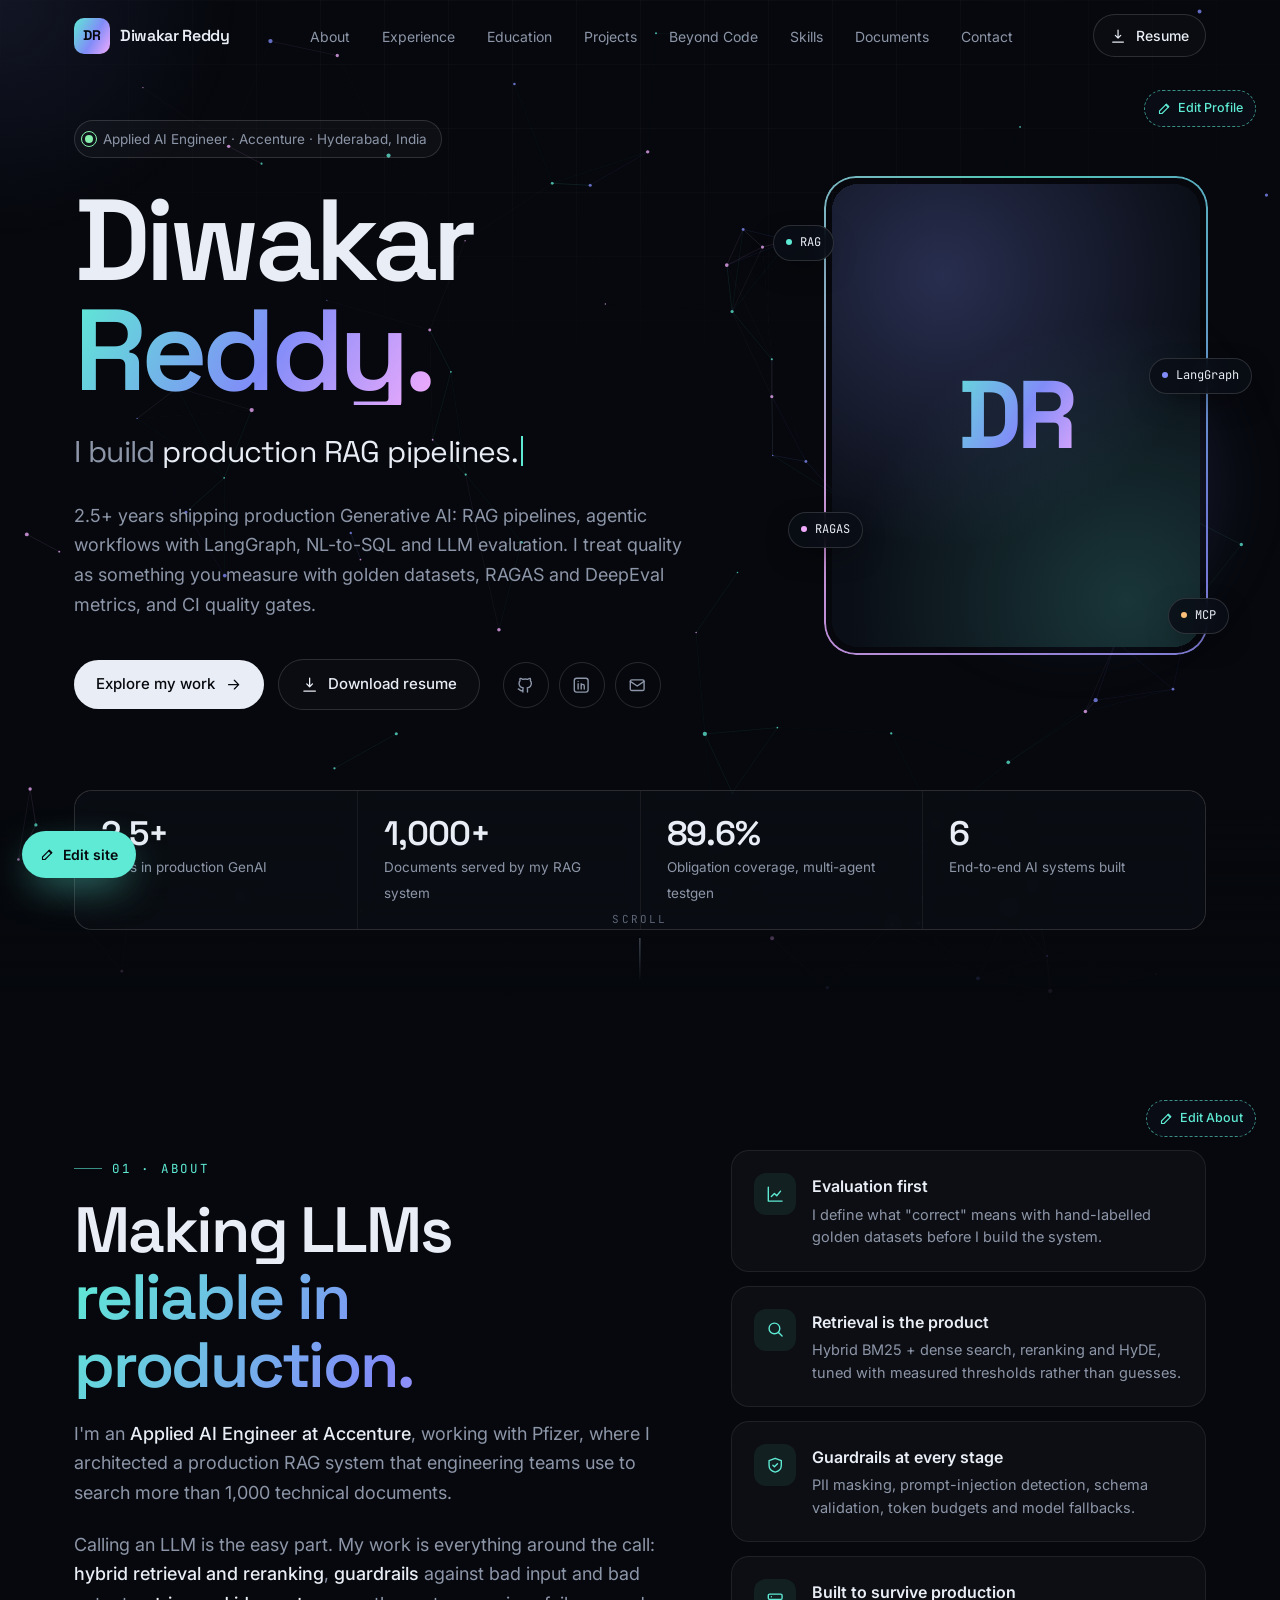
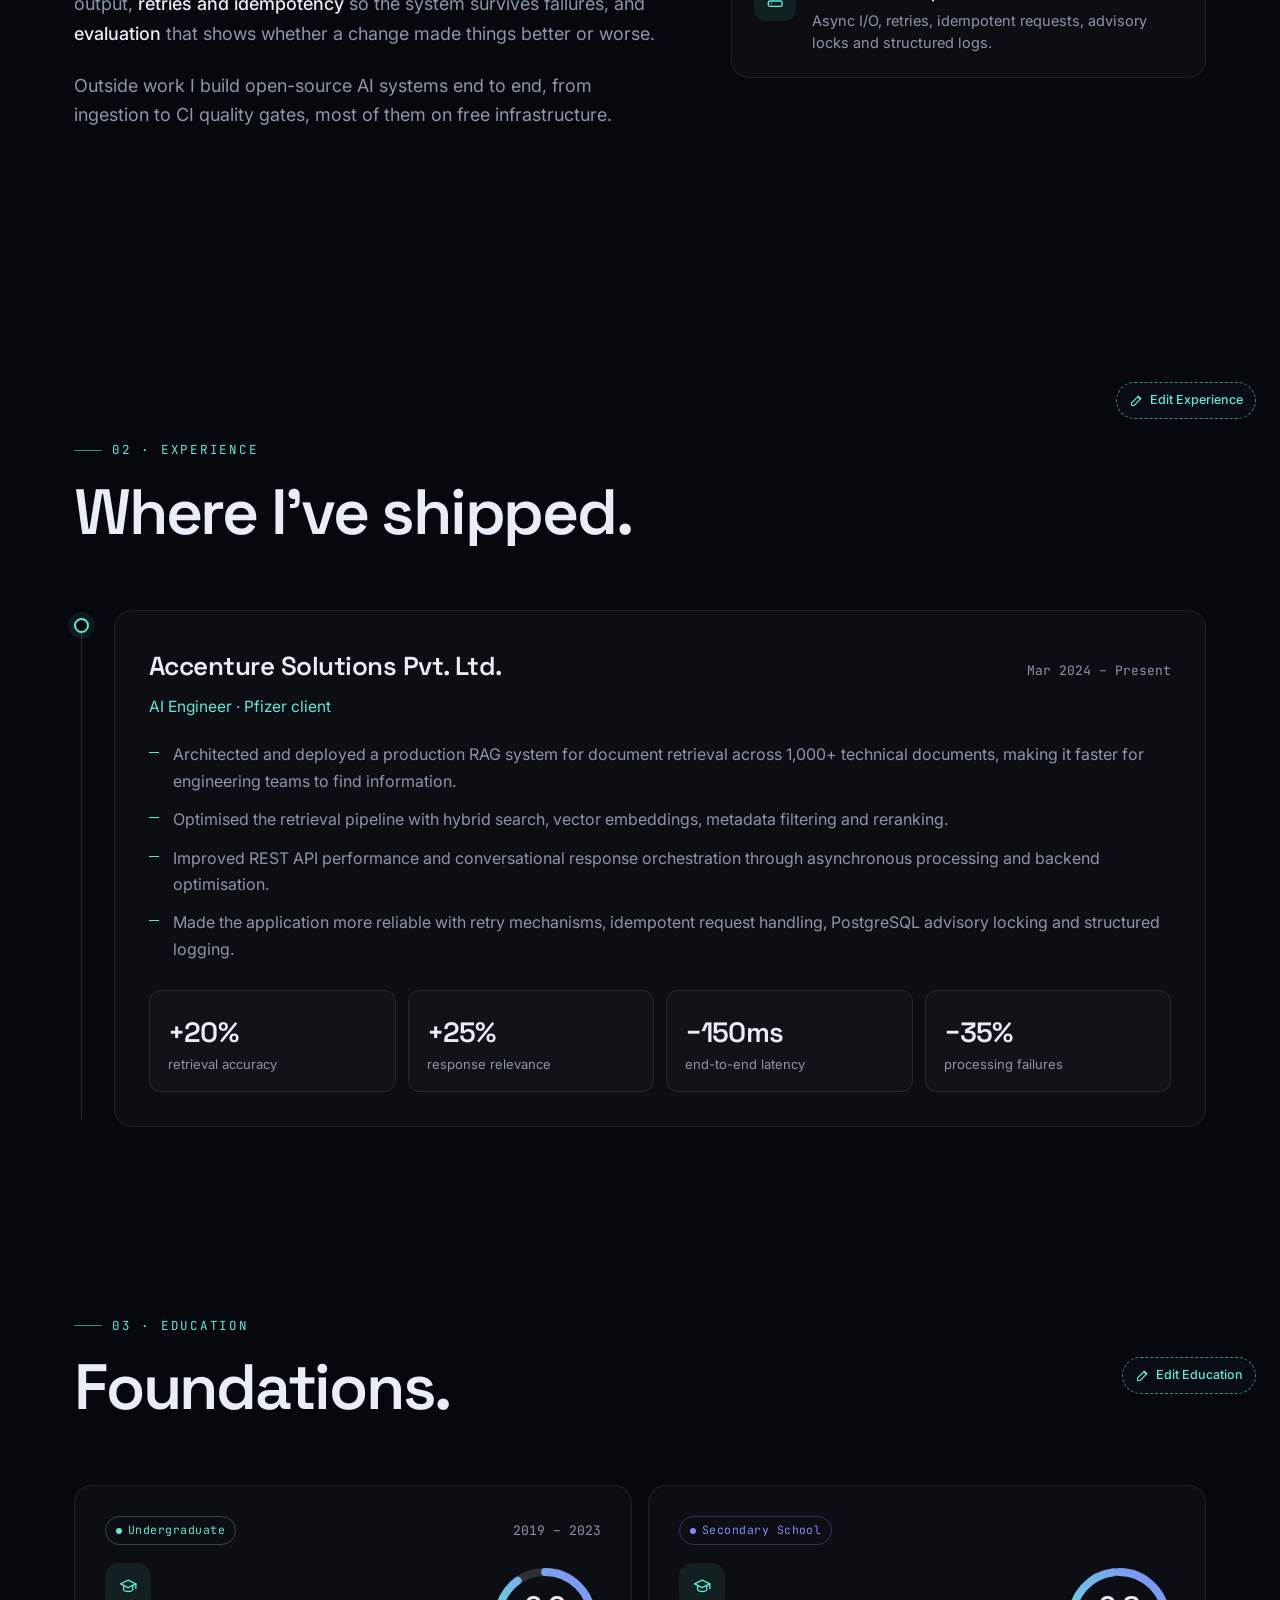
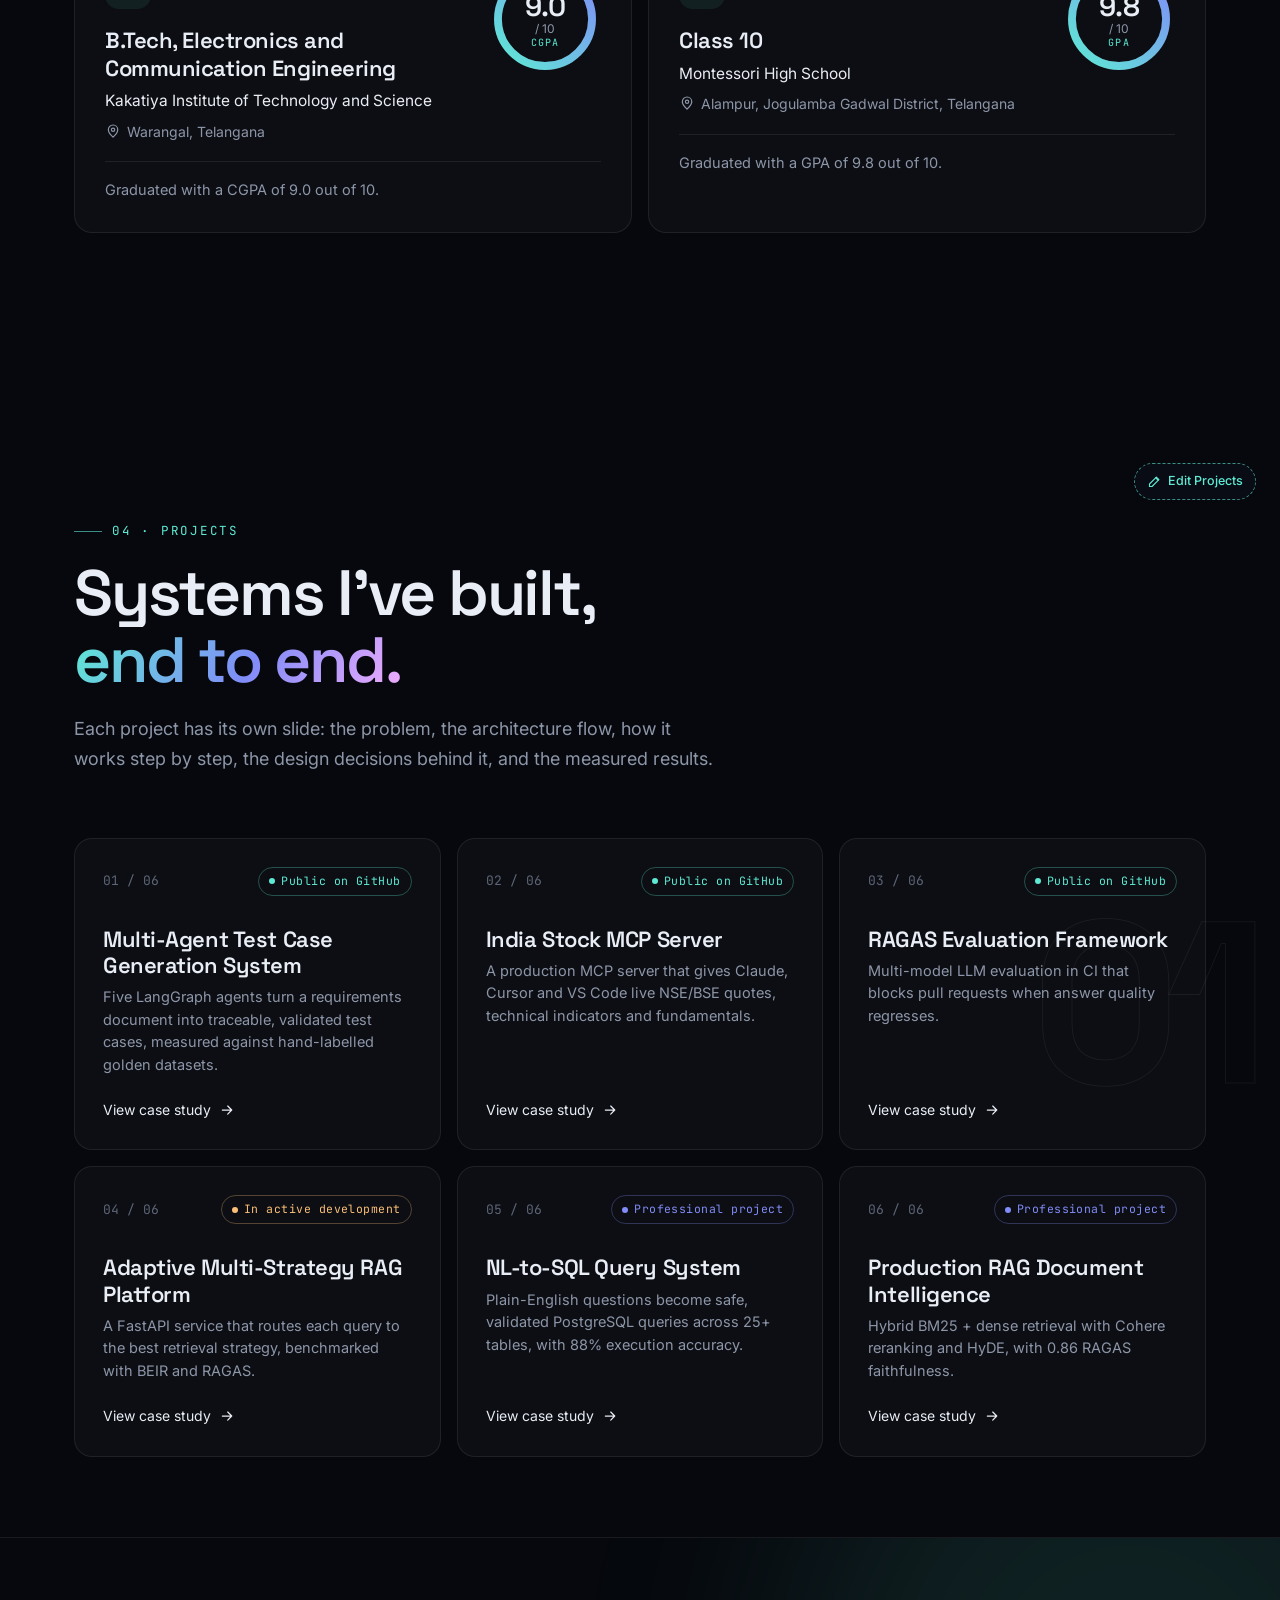
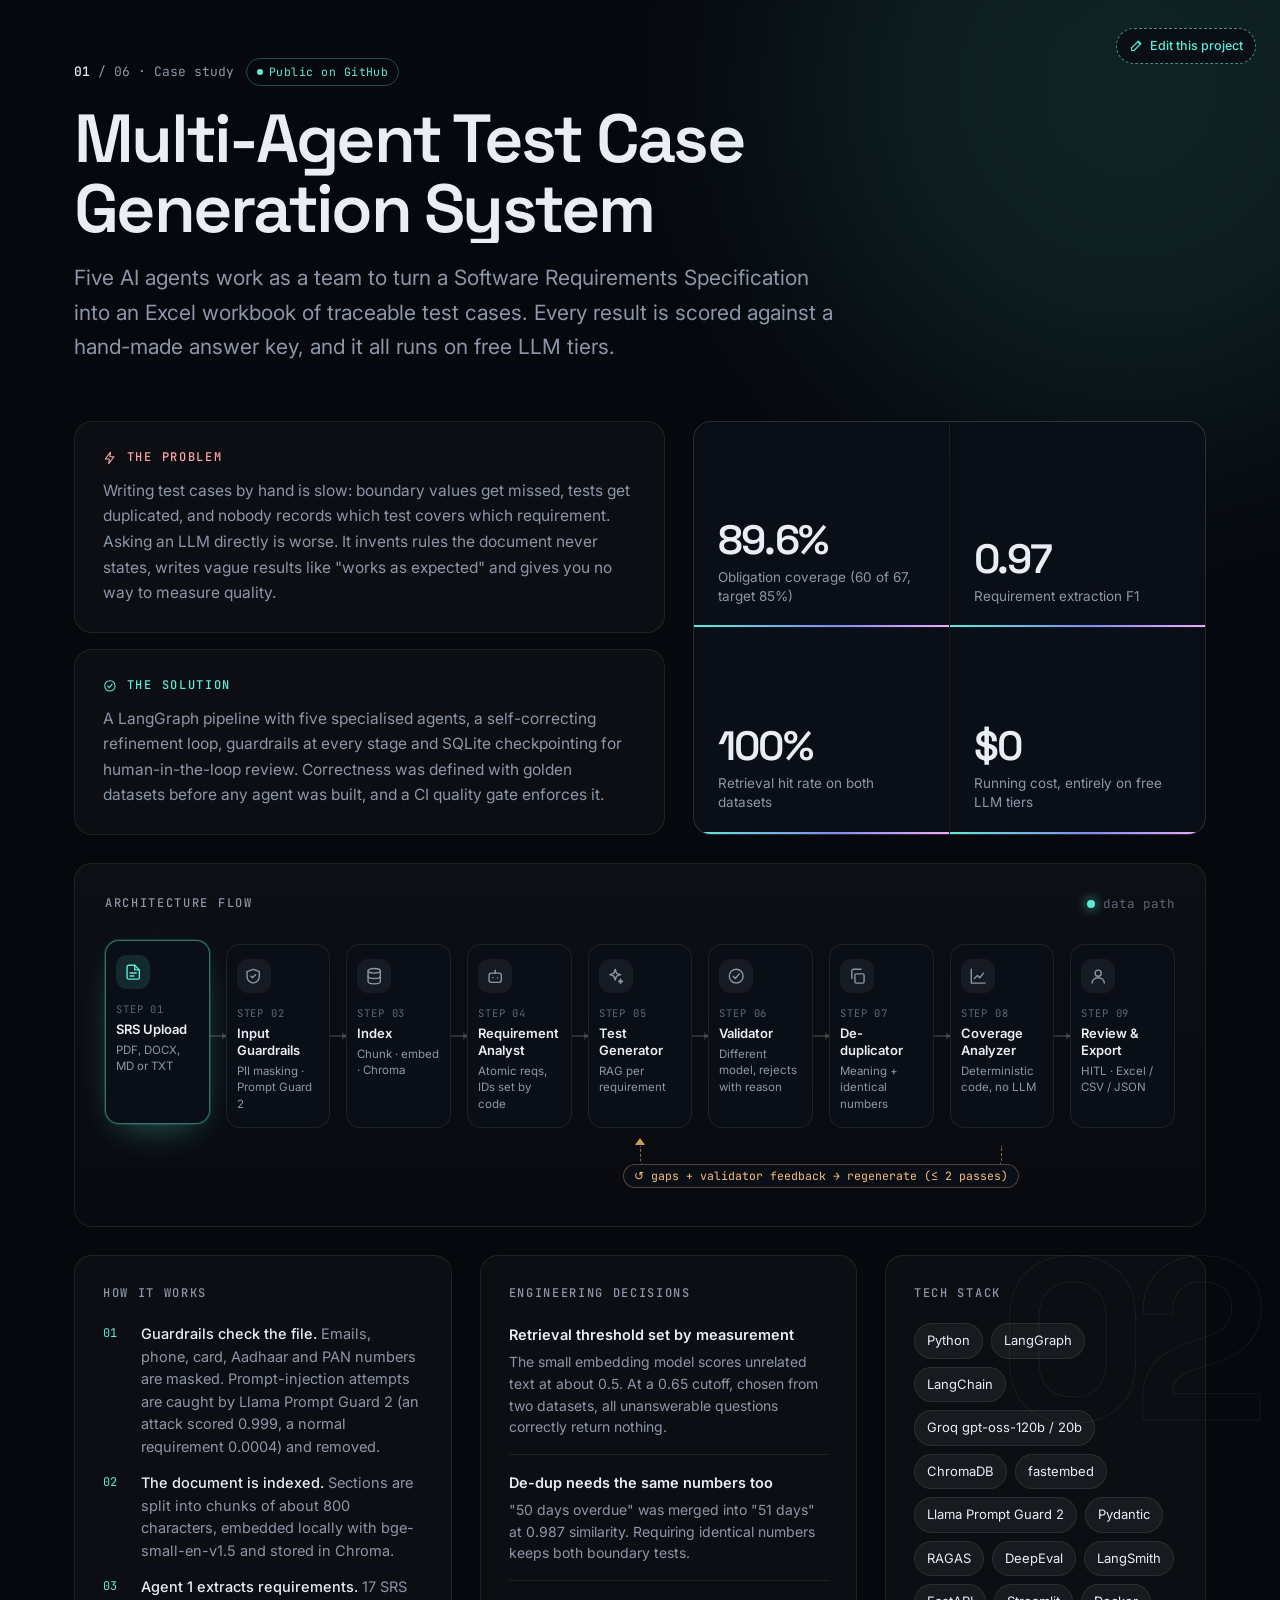
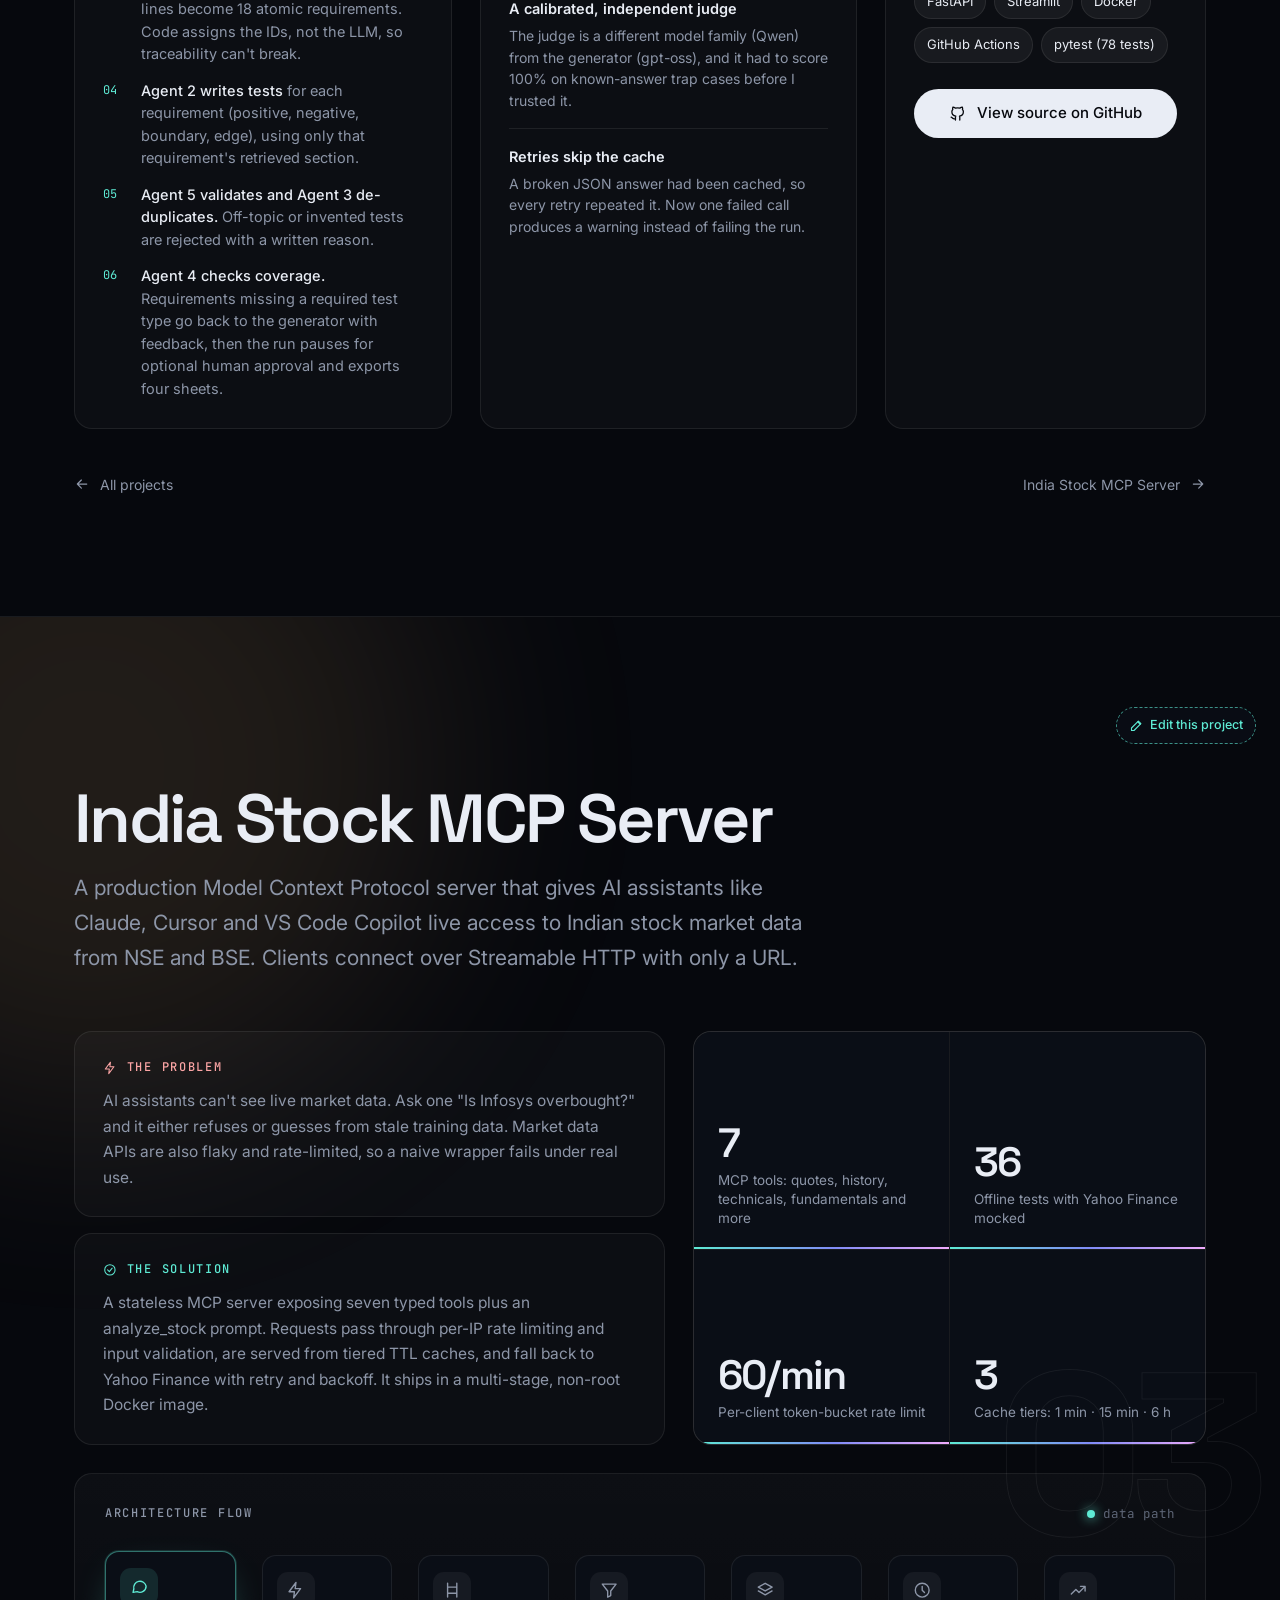
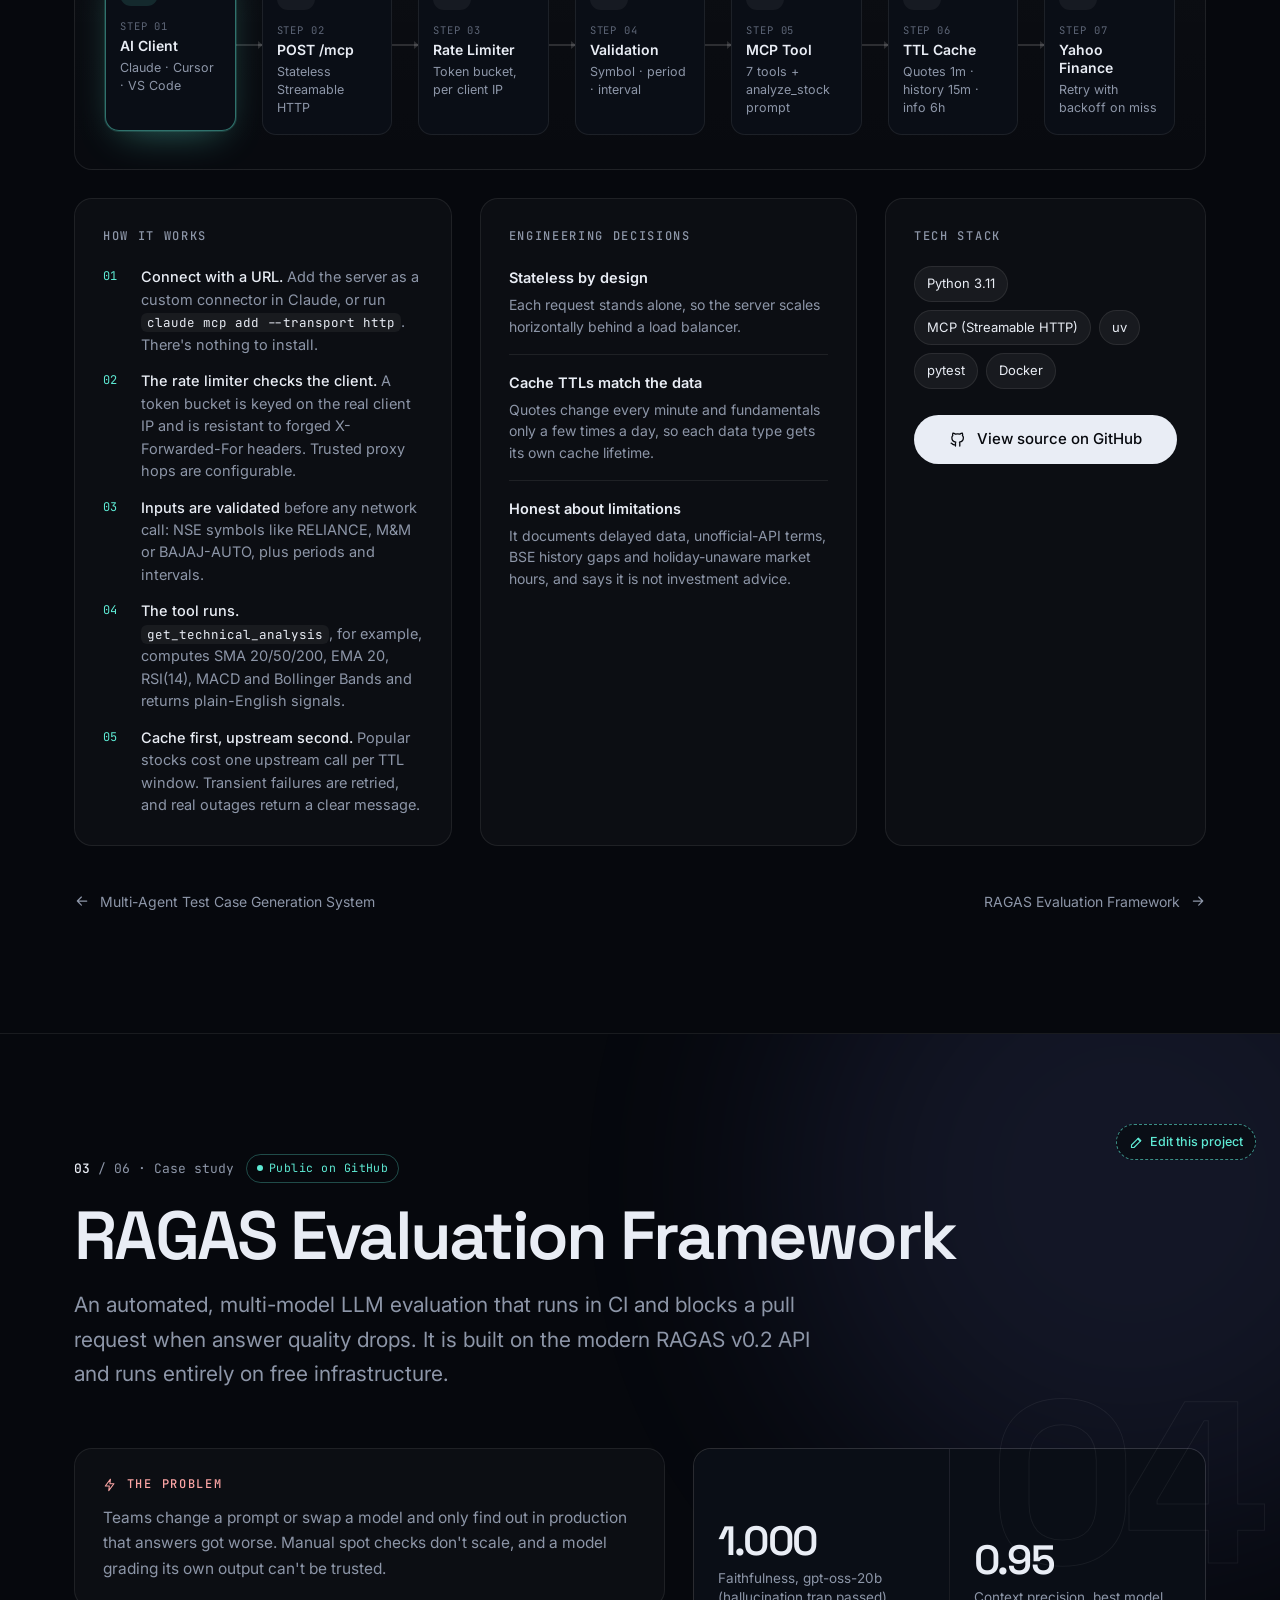
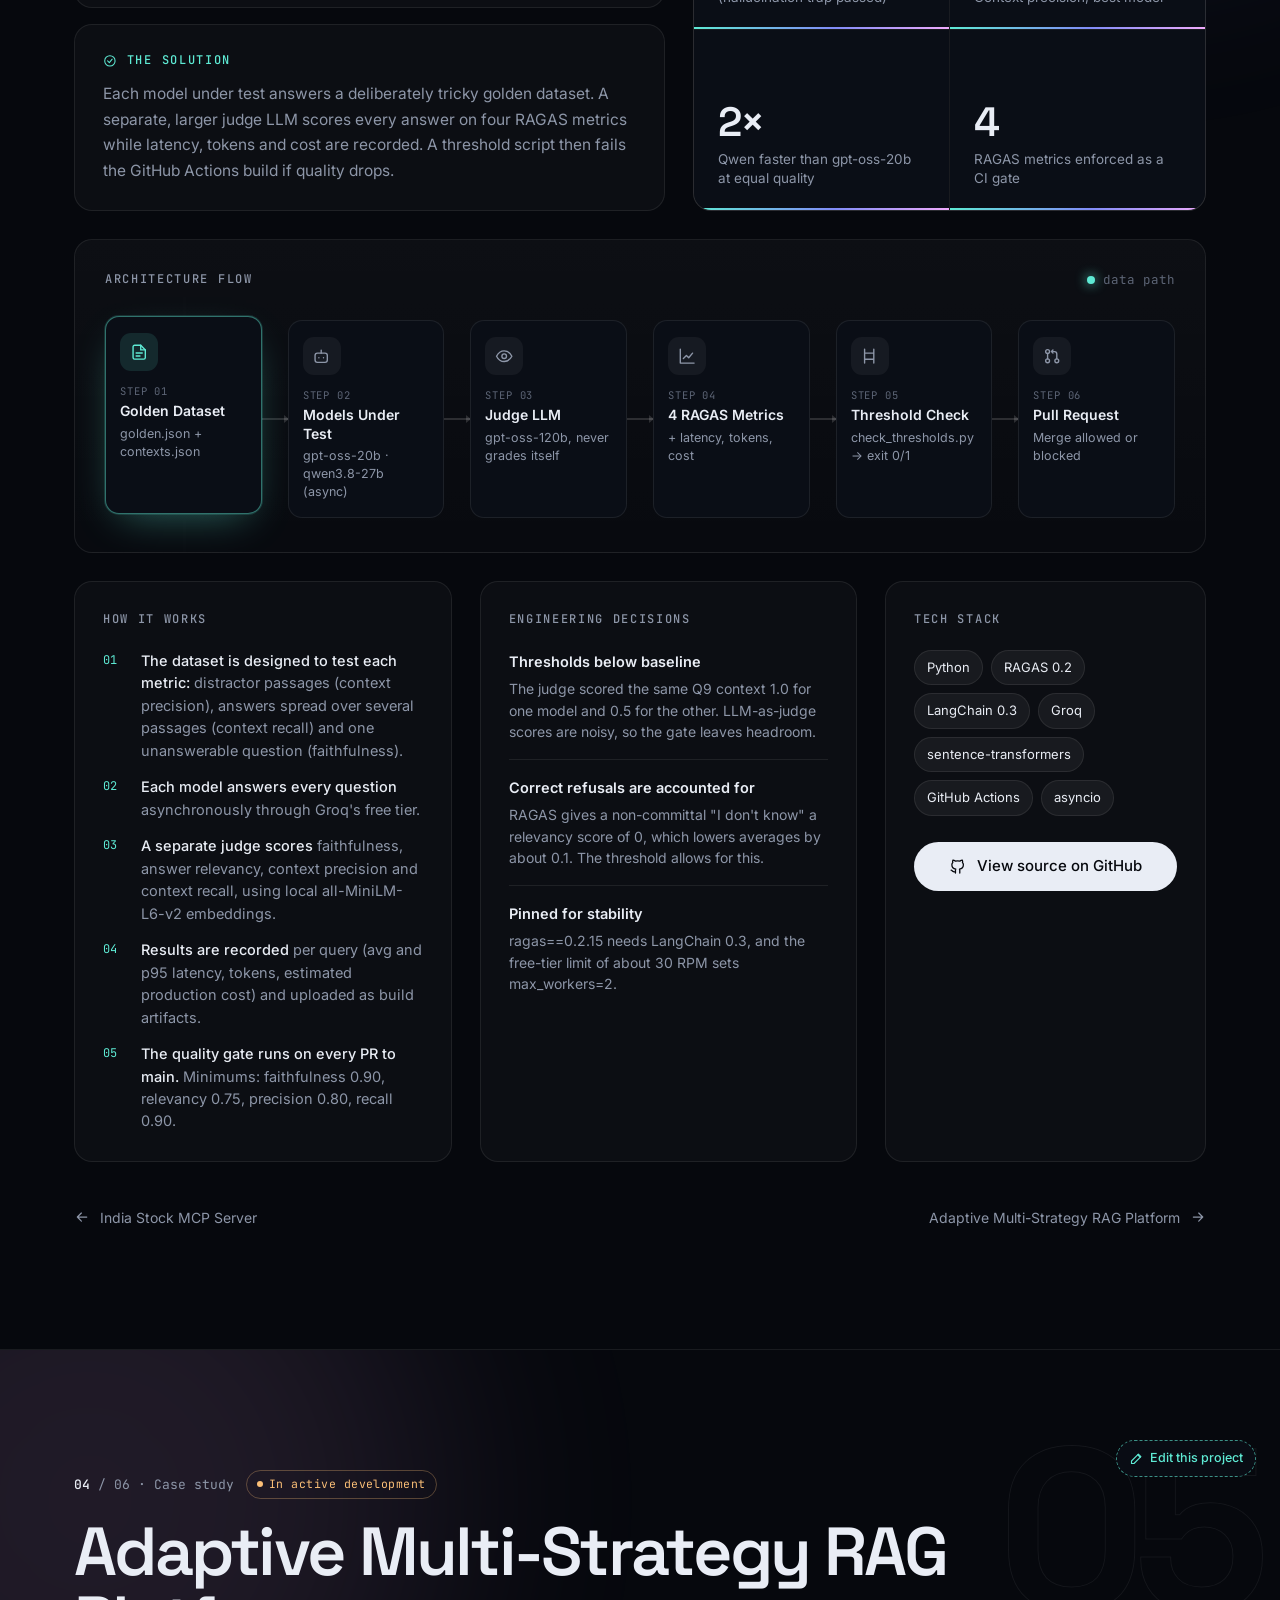
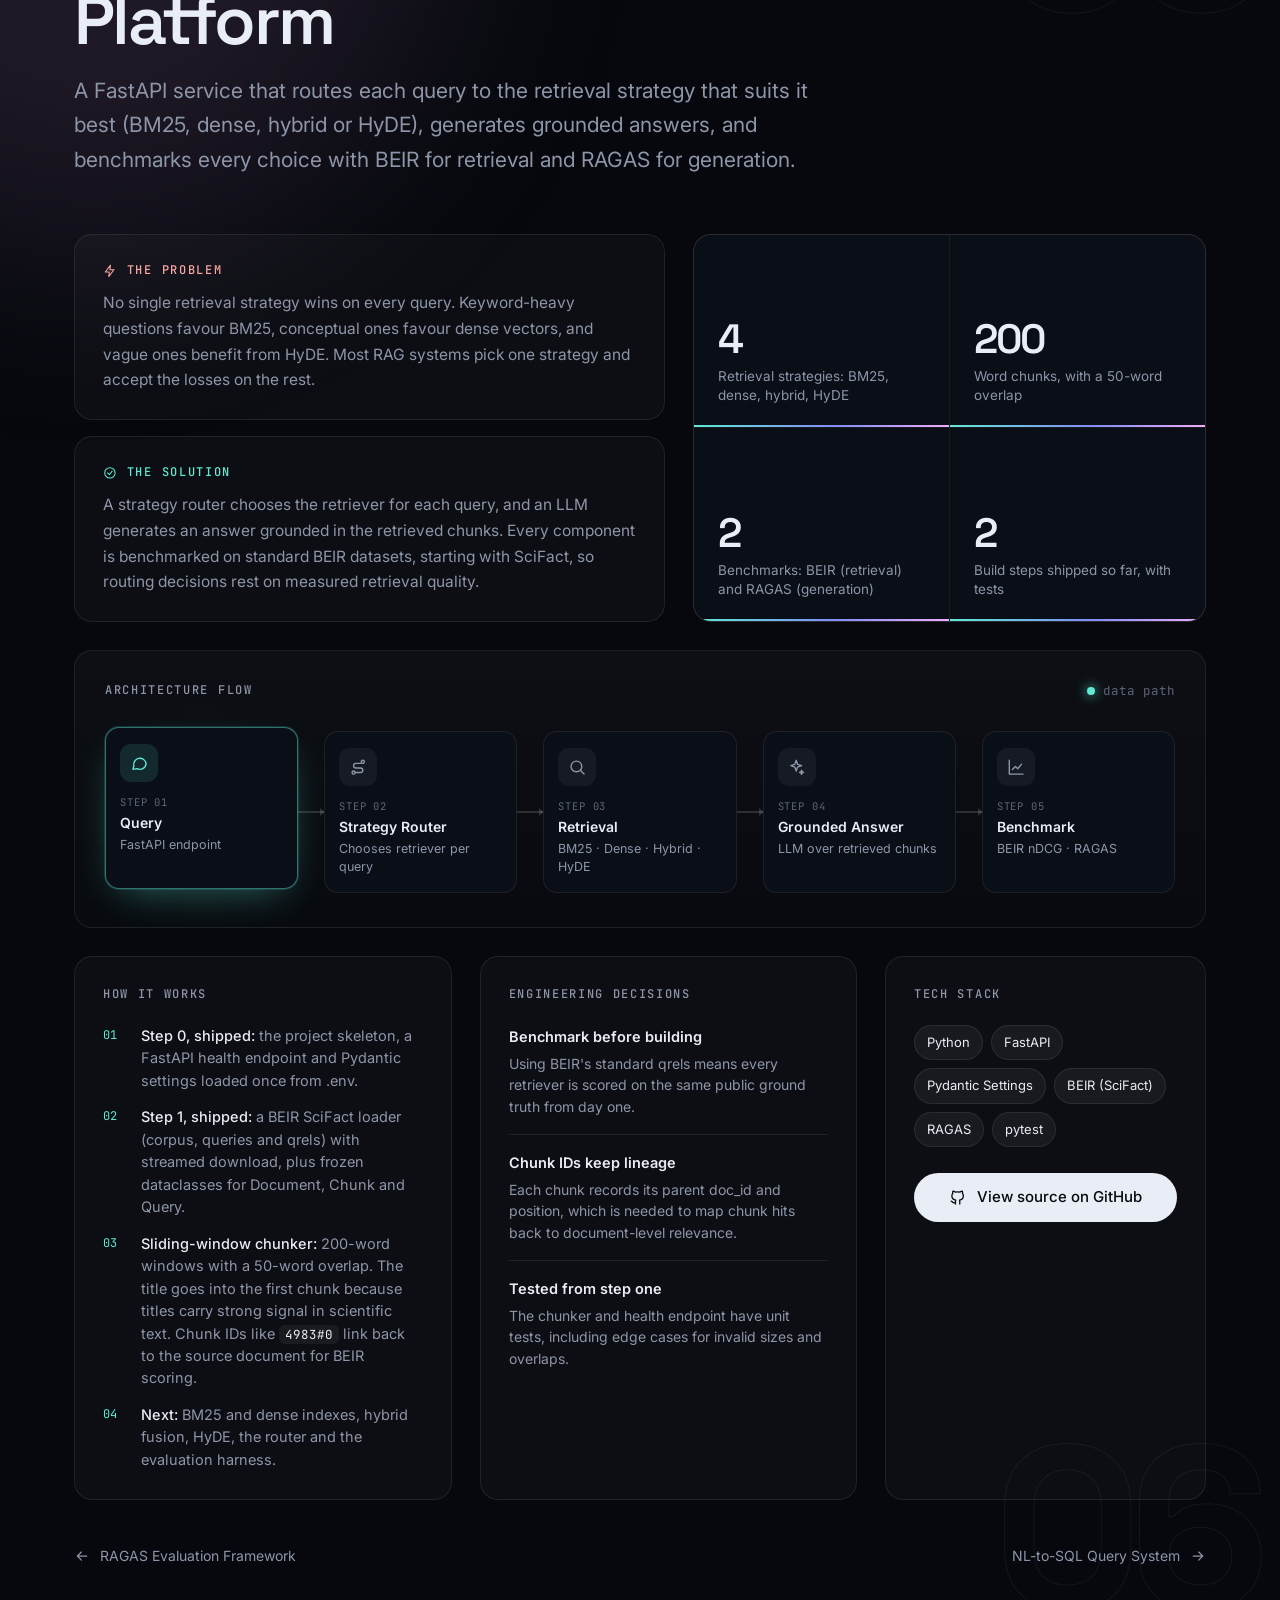
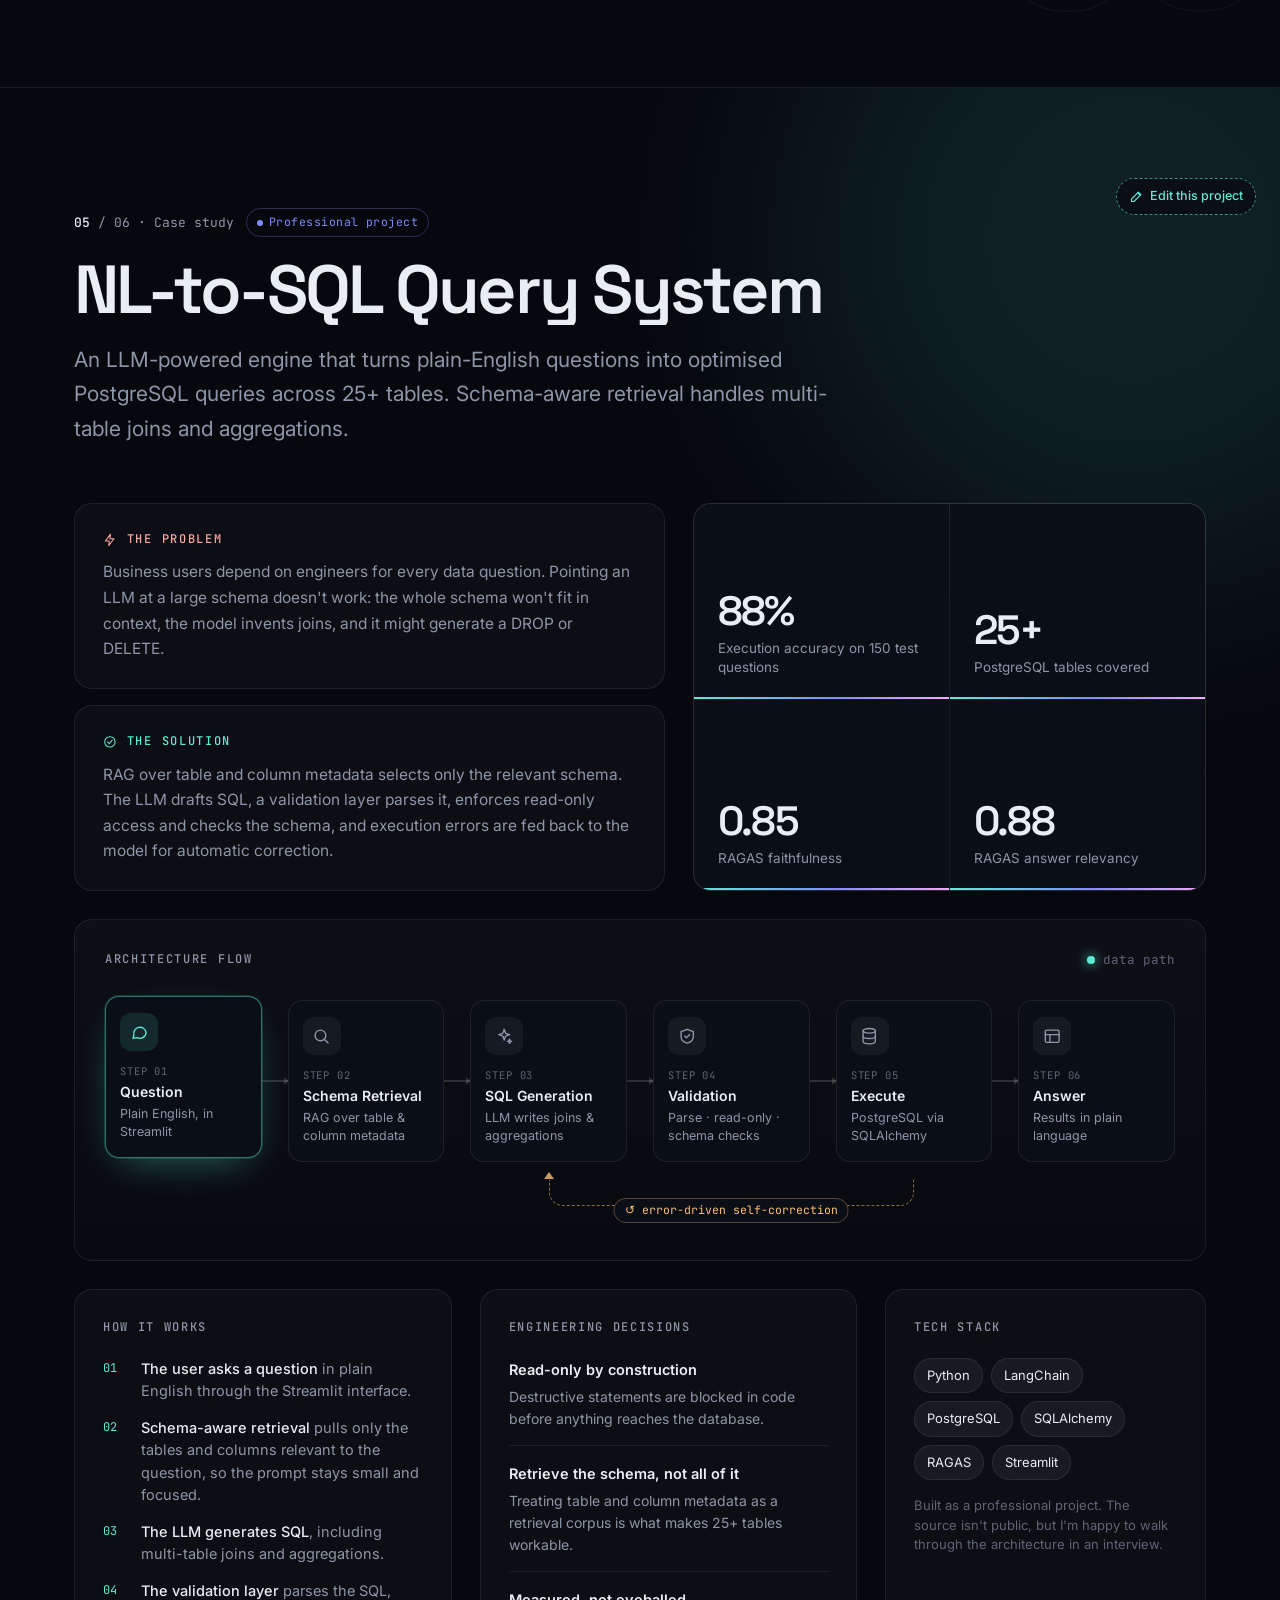
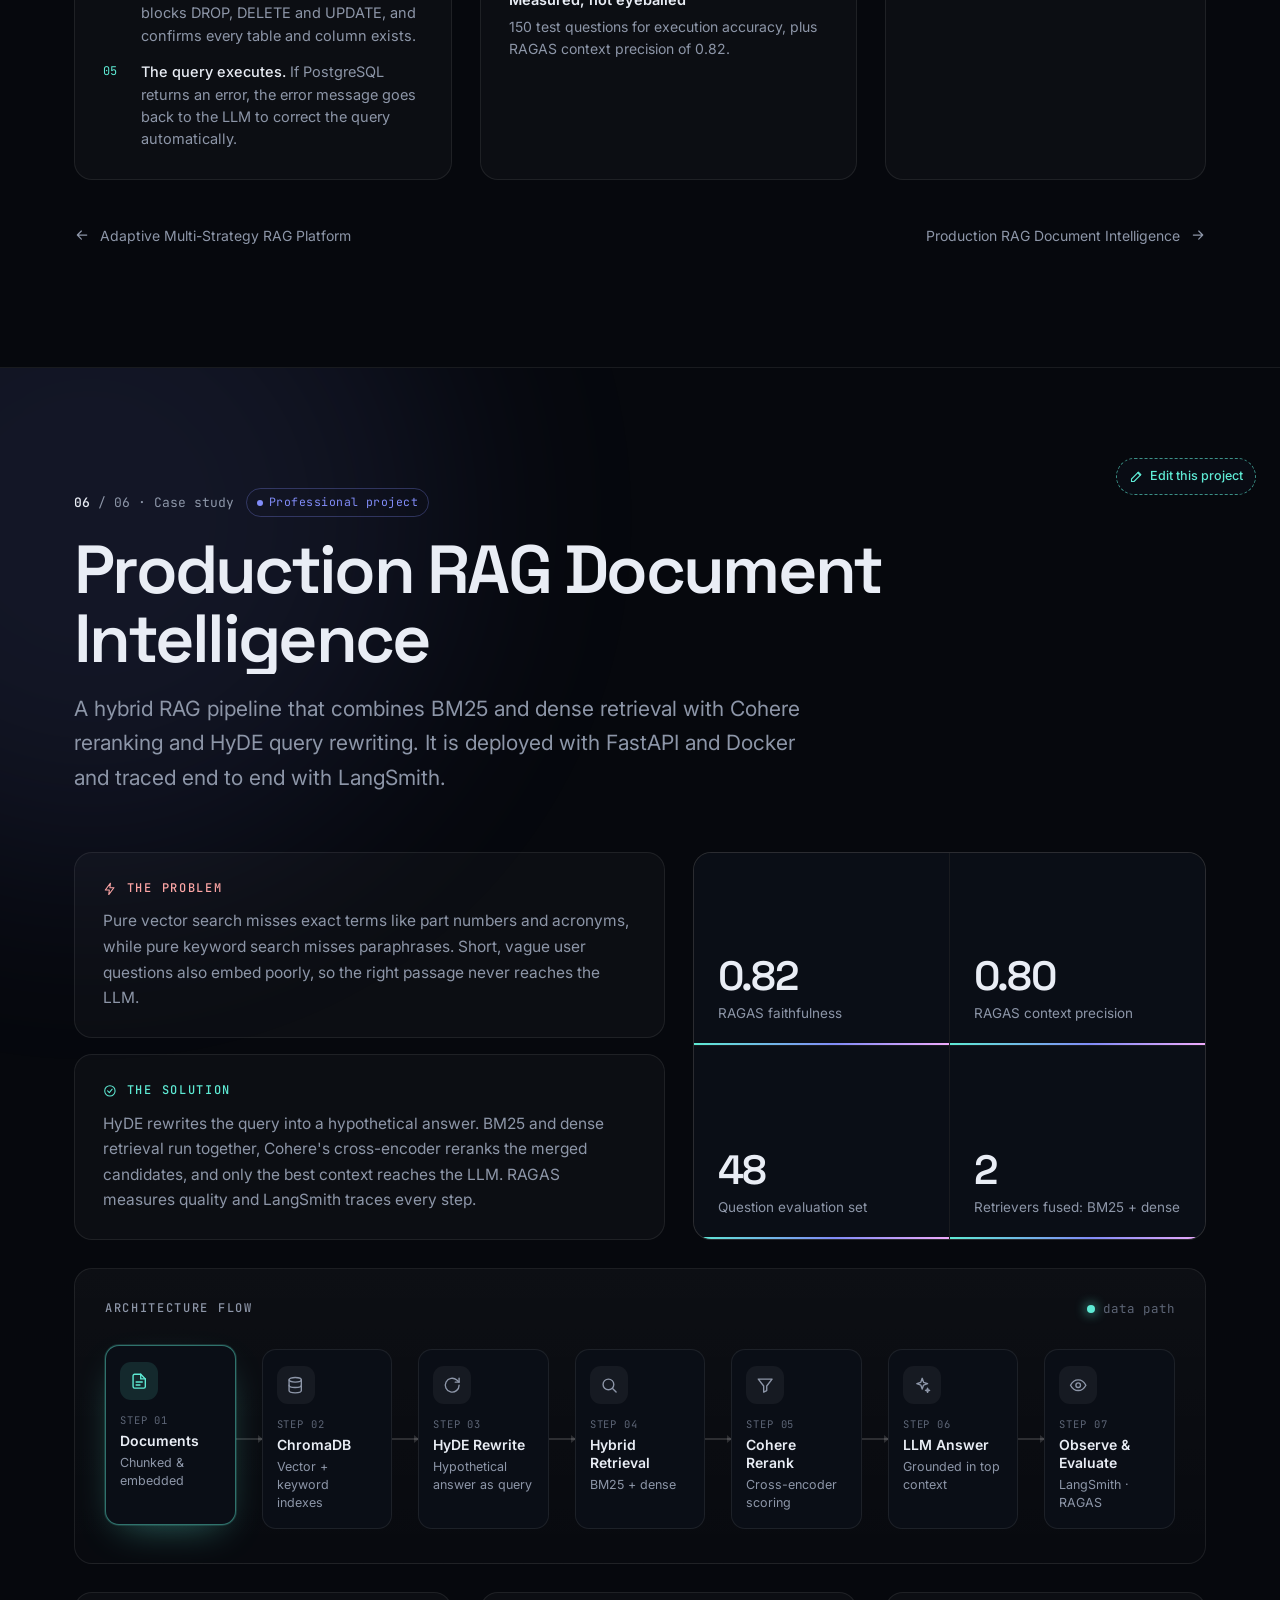
<file: edit.html>
<!doctype html>
<html lang="en">
<head>
  <meta charset="utf-8" />
  <title>Opening editor…</title>
  <meta name="robots" content="noindex" />
  <script>location.replace("index.html?edit");</script>
</head>
<body style="background:#06080d;color:#e9edf5;font-family:system-ui;display:grid;place-items:center;height:100vh;margin:0">
  <a href="index.html?edit" style="color:#5eead4">Open the portfolio editor</a>
</body>
</html>
</file>
<file: styles.css>
/* =========================================================
   Diwakar Reddy — Portfolio
   ========================================================= */
:root {
  --bg: #06080d;
  --bg-2: #0a0e16;
  --surface: rgba(255, 255, 255, 0.028);
  --surface-2: rgba(255, 255, 255, 0.05);
  --line: rgba(255, 255, 255, 0.08);
  --line-2: rgba(255, 255, 255, 0.14);
  --text: #e9edf5;
  --muted: #8d96a8;
  --dim: #5d6576;
  --accent: #5eead4;
  --accent-2: #818cf8;
  --accent-3: #f0abfc;
  --warm: #fbbf77;
  --leaf: #86efac;
  --grad: linear-gradient(120deg, var(--accent) 0%, var(--accent-2) 55%, var(--accent-3) 100%);
  --radius: 18px;
  --radius-sm: 12px;
  --maxw: 1180px;
  --ease: cubic-bezier(0.22, 1, 0.36, 1);
  --font: "Inter", system-ui, -apple-system, "Segoe UI", sans-serif;
  --display: "Space Grotesk", var(--font);
  --mono: "JetBrains Mono", ui-monospace, "Cascadia Code", monospace;
}

*, *::before, *::after { box-sizing: border-box; }
html { scroll-behavior: smooth; -webkit-text-size-adjust: 100%; }
body {
  margin: 0;
  background: var(--bg);
  color: var(--text);
  font-family: var(--font);
  font-size: 16px;
  line-height: 1.65;
  -webkit-font-smoothing: antialiased;
  overflow-x: hidden;
}
body.loading { overflow: hidden; }
img, svg { display: block; }
a { color: inherit; text-decoration: none; }
button { font: inherit; color: inherit; background: none; border: 0; cursor: pointer; }
::selection { background: rgba(94, 234, 212, 0.25); }

.container { width: 100%; max-width: var(--maxw); margin: 0 auto; padding: 0 24px; }
.mono { font-family: var(--mono); }
.grad-text { background: var(--grad); -webkit-background-clip: text; background-clip: text; color: transparent; }
.icon { width: 1.15em; height: 1.15em; fill: none; stroke: currentColor; stroke-width: 1.8; stroke-linecap: round; stroke-linejoin: round; flex-shrink: 0; }

/* ---------- Background grain + grid ---------- */
.bg-grid {
  position: fixed; inset: 0; z-index: -2; pointer-events: none;
  background-image:
    linear-gradient(rgba(255,255,255,0.025) 1px, transparent 1px),
    linear-gradient(90deg, rgba(255,255,255,0.025) 1px, transparent 1px);
  background-size: 64px 64px;
  mask-image: radial-gradient(ellipse 80% 60% at 50% 0%, #000 30%, transparent 75%);
}
.cursor-glow {
  position: fixed; top: 0; left: 0; width: 520px; height: 520px; border-radius: 50%;
  pointer-events: none; z-index: -1;
  background: radial-gradient(circle, rgba(129, 140, 248, 0.10), transparent 65%);
  transform: translate(-50%, -50%);
  transition: opacity 0.4s;
}

/* ---------- Preloader ---------- */
.preloader {
  position: fixed; inset: 0; z-index: 1000; background: var(--bg);
  display: grid; place-items: center;
  transition: opacity 0.7s var(--ease), visibility 0.7s;
}
.preloader.done { opacity: 0; visibility: hidden; }
.preloader-inner { text-align: center; }
.preloader-mark {
  font-family: var(--display); font-weight: 700; font-size: 56px; letter-spacing: -0.04em;
  display: flex; gap: 2px; justify-content: center;
}
.preloader-mark span { display: inline-block; opacity: 0; transform: translateY(24px); animation: rise 0.7s var(--ease) forwards; }
.preloader-mark span:nth-child(2) { animation-delay: 0.08s; }
.preloader-bar { width: 160px; height: 2px; background: var(--line); margin: 18px auto 0; overflow: hidden; border-radius: 2px; }
.preloader-bar i { display: block; height: 100%; width: 0; background: var(--grad); animation: load 1s var(--ease) 0.15s forwards; }
@keyframes rise { to { opacity: 1; transform: none; } }
@keyframes load { to { width: 100%; } }

/* ---------- Scroll progress ---------- */
.progress { position: fixed; top: 0; left: 0; height: 2px; width: 100%; z-index: 200; transform-origin: 0 50%; transform: scaleX(0); background: var(--grad); }

/* ---------- Nav ---------- */
.nav {
  position: fixed; top: 0; left: 0; right: 0; z-index: 100;
  transition: background 0.4s, border-color 0.4s, transform 0.5s var(--ease);
  border-bottom: 1px solid transparent;
}
.nav.scrolled { background: rgba(6, 8, 13, 0.72); backdrop-filter: blur(14px); -webkit-backdrop-filter: blur(14px); border-bottom-color: var(--line); }
.nav.hidden { transform: translateY(-100%); }
.nav-inner { display: flex; align-items: center; justify-content: space-between; height: 72px; }
.logo { display: flex; align-items: center; gap: 10px; font-family: var(--display); font-weight: 600; letter-spacing: -0.02em; }
.logo-mark {
  width: 36px; height: 36px; border-radius: 10px; display: grid; place-items: center;
  font-size: 14px; font-weight: 700; color: var(--bg); background: var(--grad);
}
.nav-links { display: flex; gap: 4px; list-style: none; margin: 0; padding: 0; }
.nav-links a {
  font-size: 14px; color: var(--muted); padding: 8px 14px; border-radius: 999px; transition: color 0.25s, background 0.25s;
}
.nav-links a:hover, .nav-links a.active { color: var(--text); background: var(--surface-2); }
.nav-cta { display: flex; align-items: center; gap: 10px; }
.menu-btn { display: none; width: 42px; height: 42px; border-radius: 12px; border: 1px solid var(--line); position: relative; }
.menu-btn span { position: absolute; left: 12px; right: 12px; height: 1.5px; background: var(--text); transition: transform 0.35s var(--ease), opacity 0.2s; }
.menu-btn span:nth-child(1) { top: 16px; }
.menu-btn span:nth-child(2) { top: 24px; }
.menu-open .menu-btn span:nth-child(1) { transform: translateY(4px) rotate(45deg); }
.menu-open .menu-btn span:nth-child(2) { transform: translateY(-4px) rotate(-45deg); }

/* ---------- Buttons ---------- */
.btn {
  display: inline-flex; align-items: center; gap: 10px; padding: 12px 22px; border-radius: 999px;
  font-size: 15px; font-weight: 500; transition: transform 0.3s var(--ease), background 0.3s, border-color 0.3s, box-shadow 0.3s;
  will-change: transform; white-space: nowrap;
}
.btn-primary { background: var(--text); color: var(--bg); }
.btn-primary:hover { box-shadow: 0 10px 40px -10px rgba(94, 234, 212, 0.55); }
.btn-ghost { border: 1px solid var(--line-2); color: var(--text); background: rgba(255,255,255,0.02); }
.btn-ghost:hover { border-color: rgba(255,255,255,0.3); background: var(--surface-2); }
.btn-sm { padding: 9px 16px; font-size: 14px; }
.btn .icon { transition: transform 0.3s var(--ease); }
.btn:hover .icon.arrow { transform: translateX(3px); }

/* ---------- Section scaffolding ---------- */
section { position: relative; }
.section { padding: 140px 0; }
.eyebrow {
  display: inline-flex; align-items: center; gap: 10px; font-family: var(--mono); font-size: 12.5px;
  letter-spacing: 0.14em; text-transform: uppercase; color: var(--accent);
}
.eyebrow::before { content: ""; width: 28px; height: 1px; background: currentColor; opacity: 0.6; }
.section-title {
  font-family: var(--display); font-weight: 600; letter-spacing: -0.035em; line-height: 1.05;
  font-size: clamp(36px, 5.2vw, 64px); margin: 18px 0 20px;
}
.section-lead { color: var(--muted); font-size: 18px; max-width: 640px; margin: 0; }
.section-head { margin-bottom: 64px; }

/* ---------- Reveal animations ---------- */
.reveal { opacity: 0; transform: translateY(36px); transition: opacity 1s var(--ease), transform 1s var(--ease); transition-delay: var(--d, 0s); }
.reveal.in { opacity: 1; transform: none; }
.reveal-left { opacity: 0; transform: translateX(-40px); transition: opacity 1s var(--ease), transform 1s var(--ease); transition-delay: var(--d, 0s); }
.reveal-left.in { opacity: 1; transform: none; }
.reveal-scale { opacity: 0; transform: scale(0.94); transition: opacity 1s var(--ease), transform 1.1s var(--ease); transition-delay: var(--d, 0s); }
.reveal-scale.in { opacity: 1; transform: none; }
.split-line { display: block; overflow: hidden; }
.split-line > span { display: inline-block; transform: translateY(105%); transition: transform 1.1s var(--ease); transition-delay: var(--d, 0s); }
.in .split-line > span, .split-line.in > span { transform: none; }

/* ---------- Hero ---------- */
.hero { min-height: 100vh; min-height: 100svh; display: flex; align-items: center; padding: 120px 0 80px; overflow: hidden; }
#hero-canvas { position: absolute; inset: 0; width: 100%; height: 100%; z-index: -1; opacity: 0.9; }
.hero::after {
  content: ""; position: absolute; inset: auto 0 0 0; height: 200px; z-index: -1;
  background: linear-gradient(transparent, var(--bg));
}
.hero-badge {
  display: inline-flex; align-items: center; gap: 10px; padding: 7px 14px 7px 10px; border-radius: 999px;
  border: 1px solid var(--line-2); background: rgba(255,255,255,0.03); font-size: 13.5px; color: var(--muted);
}
.pulse { width: 8px; height: 8px; border-radius: 50%; background: var(--leaf); position: relative; }
.pulse::after { content: ""; position: absolute; inset: -4px; border-radius: 50%; border: 1px solid var(--leaf); animation: ping 2s ease-out infinite; }
@keyframes ping { from { transform: scale(0.6); opacity: 1; } to { transform: scale(2.2); opacity: 0; } }
.hero h1 {
  font-family: var(--display); font-weight: 600; letter-spacing: -0.05em; line-height: 0.95;
  font-size: clamp(52px, 9vw, 128px); margin: 28px 0 22px;
}
.hero-role { font-size: clamp(20px, 2.6vw, 30px); font-family: var(--display); color: var(--muted); letter-spacing: -0.02em; margin: 0 0 24px; min-height: 1.4em; }
.hero-role .typed { color: var(--text); }
.caret { display: inline-block; width: 2px; height: 1em; background: var(--accent); margin-left: 3px; vertical-align: -0.12em; animation: blink 1s steps(1) infinite; }
@keyframes blink { 50% { opacity: 0; } }
.hero-summary { max-width: 620px; color: var(--muted); font-size: 18px; margin: 0 0 40px; }
.hero-actions { display: flex; flex-wrap: wrap; gap: 14px; align-items: center; }
.socials { display: flex; gap: 10px; margin-left: 8px; }
.social {
  width: 46px; height: 46px; border-radius: 50%; display: grid; place-items: center; border: 1px solid var(--line-2);
  color: var(--muted); transition: color 0.3s, border-color 0.3s, transform 0.3s var(--ease);
}
.social:hover { color: var(--text); border-color: rgba(255,255,255,0.35); transform: translateY(-3px); }
.hero-stats { display: grid; grid-template-columns: repeat(var(--cols, 4), 1fr); gap: 1px; margin-top: 80px; background: var(--line); border: 1px solid var(--line); border-radius: var(--radius); overflow: hidden; }
.hero-stat { background: rgba(8, 11, 17, 0.85); padding: 24px 26px; backdrop-filter: blur(6px); }
.hero-stat strong { display: block; font-family: var(--display); font-size: 34px; font-weight: 600; letter-spacing: -0.03em; line-height: 1.1; }
.hero-stat > span { font-size: 13.5px; color: var(--muted); }
.scroll-hint { position: absolute; bottom: 28px; left: 50%; transform: translateX(-50%); display: flex; flex-direction: column; align-items: center; gap: 10px; font-family: var(--mono); font-size: 11px; letter-spacing: 0.2em; color: var(--dim); }
.scroll-hint i { width: 1px; height: 44px; background: linear-gradient(var(--dim), transparent); position: relative; overflow: hidden; }
.scroll-hint i::after { content: ""; position: absolute; left: 0; top: -40%; width: 100%; height: 40%; background: var(--accent); animation: drip 2s var(--ease) infinite; }
@keyframes drip { to { top: 100%; } }

/* ---------- About ---------- */
.about-grid { display: grid; grid-template-columns: 1.25fr 1fr; gap: 64px; align-items: start; }
.about-text p { color: var(--muted); font-size: 18px; margin: 0 0 22px; }
.about-text p strong { color: var(--text); font-weight: 500; }
.principles { display: grid; gap: 14px; }
.principle {
  display: flex; gap: 16px; padding: 22px; border: 1px solid var(--line); border-radius: var(--radius); background: var(--surface);
  transition: border-color 0.3s, background 0.3s, transform 0.4s var(--ease);
}
.principle:hover { border-color: var(--line-2); background: var(--surface-2); transform: translateX(6px); }
.principle .ic { width: 42px; height: 42px; border-radius: 12px; display: grid; place-items: center; background: rgba(94,234,212,0.08); color: var(--accent); flex-shrink: 0; }
.principle h4 { margin: 0 0 4px; font-size: 16px; font-weight: 600; }
.principle p { margin: 0; font-size: 14.5px; color: var(--muted); line-height: 1.55; }

/* ---------- Experience ---------- */
.timeline { position: relative; padding-left: 40px; }
.timeline::before { content: ""; position: absolute; left: 7px; top: 8px; bottom: 8px; width: 1px; background: var(--line-2); }
.timeline-fill { position: absolute; left: 7px; top: 8px; width: 1px; height: 0; background: var(--grad); transition: height 0.1s linear; }
.t-item { position: relative; margin-bottom: 40px; }
.t-item:last-child { margin-bottom: 0; }
.t-dot { position: absolute; left: -40px; top: 8px; width: 15px; height: 15px; border-radius: 50%; background: var(--bg); border: 2px solid var(--accent); box-shadow: 0 0 0 6px rgba(94,234,212,0.08); }
.t-card { border: 1px solid var(--line); border-radius: var(--radius); background: var(--surface); padding: 34px; }
.t-head { display: flex; justify-content: space-between; gap: 20px; flex-wrap: wrap; align-items: baseline; margin-bottom: 6px; }
.t-head h3 { margin: 0; font-family: var(--display); font-size: 26px; font-weight: 600; letter-spacing: -0.02em; }
.t-date { font-family: var(--mono); font-size: 13px; color: var(--muted); }
.t-role { color: var(--accent); font-size: 15.5px; margin: 0 0 22px; }
.t-list { list-style: none; padding: 0; margin: 0 0 28px; display: grid; gap: 12px; }
.t-list li { position: relative; padding-left: 24px; color: var(--muted); }
.t-list li::before { content: ""; position: absolute; left: 0; top: 11px; width: 10px; height: 1px; background: var(--accent); }
.t-metrics { display: grid; grid-template-columns: repeat(4, 1fr); gap: 12px; }
.t-metric { padding: 18px; border-radius: var(--radius-sm); background: rgba(255,255,255,0.025); border: 1px solid var(--line); }
.t-metric strong { display: block; font-family: var(--display); font-size: 28px; font-weight: 600; letter-spacing: -0.03em; }
.t-metric > span { font-size: 13px; color: var(--muted); line-height: 1.4; display: block; }

/* ---------- Project index ---------- */
.p-index { display: grid; grid-template-columns: repeat(3, 1fr); gap: 16px; }
.p-card {
  position: relative; padding: 28px; border: 1px solid var(--line); border-radius: var(--radius); background: var(--surface);
  display: flex; flex-direction: column; min-height: 230px; overflow: hidden;
  transition: border-color 0.4s, transform 0.5s var(--ease);
  transform-style: preserve-3d;
}
.p-card::before {
  content: ""; position: absolute; inset: 0; opacity: 0; transition: opacity 0.4s;
  background: radial-gradient(400px circle at var(--mx, 50%) var(--my, 50%), rgba(129,140,248,0.12), transparent 50%);
}
.p-card:hover { border-color: var(--line-2); }
.p-card:hover::before { opacity: 1; }
.p-card-top { display: flex; justify-content: space-between; align-items: center; margin-bottom: 30px; }
.p-num { font-family: var(--mono); font-size: 13px; color: var(--dim); }
.p-card h3 { font-family: var(--display); font-size: 22px; font-weight: 600; letter-spacing: -0.02em; margin: 0 0 8px; line-height: 1.2; }
.p-card p { margin: 0; color: var(--muted); font-size: 14.5px; line-height: 1.55; }
.p-card .go { margin-top: auto; padding-top: 22px; display: flex; align-items: center; gap: 8px; font-size: 14px; color: var(--text); }
.p-card .go .icon { transition: transform 0.3s var(--ease); }
.p-card:hover .go .icon { transform: translateX(4px); }

.tag {
  display: inline-flex; align-items: center; gap: 6px; font-family: var(--mono); font-size: 11.5px; letter-spacing: 0.04em;
  padding: 4px 10px; border-radius: 999px; border: 1px solid var(--line-2); color: var(--muted); white-space: nowrap;
}
.tag::before { content: ""; width: 6px; height: 6px; border-radius: 50%; background: currentColor; }
.tag.live { color: var(--accent); border-color: rgba(94,234,212,0.3); }
.tag.wip { color: var(--warm); border-color: rgba(251,191,119,0.3); }
.tag.resume { color: var(--accent-2); border-color: rgba(129,140,248,0.3); }

/* ---------- Project slides ---------- */
.p-slide { padding: 120px 0; border-top: 1px solid var(--line); scroll-margin-top: 40px; }
.p-slide-bg {
  position: absolute; inset: 0; z-index: -1; pointer-events: none; overflow: hidden;
}
.p-slide-bg::before {
  content: ""; position: absolute; width: 700px; height: 700px; border-radius: 50%; filter: blur(120px); opacity: 0.11;
  background: var(--glow, var(--accent-2)); top: -200px; right: -200px;
}
.p-slide:nth-child(even) .p-slide-bg::before { right: auto; left: -260px; }
.p-big-num {
  position: absolute; top: 60px; right: 24px; font-family: var(--display); font-weight: 700; font-size: clamp(120px, 18vw, 240px);
  line-height: 1; letter-spacing: -0.06em; color: transparent; -webkit-text-stroke: 1px rgba(255,255,255,0.06); pointer-events: none; user-select: none;
}
.p-meta { display: flex; flex-wrap: wrap; gap: 12px; align-items: center; margin-bottom: 18px; }
.p-counter { font-family: var(--mono); font-size: 13px; color: var(--muted); }
.p-counter b { color: var(--text); font-weight: 500; }
.p-title { font-family: var(--display); font-weight: 600; letter-spacing: -0.04em; line-height: 1.02; font-size: clamp(36px, 5.4vw, 68px); margin: 0 0 18px; max-width: 900px; }
.p-tagline { font-size: clamp(18px, 1.8vw, 21px); color: var(--muted); max-width: 760px; margin: 0 0 56px; }

.p-top { display: grid; grid-template-columns: 1.15fr 1fr; gap: 28px; margin-bottom: 28px; }
.ps-cards { display: grid; gap: 16px; }
.ps-card { padding: 26px 28px; border-radius: var(--radius); border: 1px solid var(--line); background: var(--surface); }
.ps-card h4 { display: flex; align-items: center; gap: 10px; margin: 0 0 10px; font-family: var(--mono); font-size: 12px; letter-spacing: 0.14em; text-transform: uppercase; font-weight: 500; }
.ps-card.problem h4 { color: #fca5a5; }
.ps-card.solution h4 { color: var(--accent); }
.ps-card p { margin: 0; color: var(--muted); font-size: 15.5px; }
.metrics { display: grid; grid-template-columns: repeat(2, 1fr); gap: 1px; background: var(--line); border: 1px solid var(--line); border-radius: var(--radius); overflow: hidden; align-content: stretch; }
.metric { background: var(--bg-2); padding: 24px 24px 22px; display: flex; flex-direction: column; justify-content: flex-end; min-height: 128px; position: relative; overflow: hidden; }
.metric strong { font-family: var(--display); font-size: clamp(30px, 3.2vw, 42px); font-weight: 600; letter-spacing: -0.04em; line-height: 1.05; }
.metric > span { font-size: 13.5px; color: var(--muted); line-height: 1.4; margin-top: 6px; }
.metric::after { content: ""; position: absolute; left: 0; bottom: 0; height: 2px; width: 0; background: var(--grad); transition: width 1.4s var(--ease) 0.3s; }
.metrics.in .metric::after { width: 100%; }

/* Flow diagram */
.flow-card { border: 1px solid var(--line); border-radius: var(--radius); background: linear-gradient(180deg, rgba(255,255,255,0.03), rgba(255,255,255,0.01)); padding: 30px 30px 34px; margin-bottom: 28px; position: relative; overflow: hidden; }
.flow-head { display: flex; justify-content: space-between; align-items: center; gap: 16px; flex-wrap: wrap; margin-bottom: 30px; }
.flow-head h4 { margin: 0; font-family: var(--mono); font-size: 12px; letter-spacing: 0.14em; text-transform: uppercase; color: var(--muted); font-weight: 500; }
.flow-legend { display: flex; align-items: center; gap: 8px; font-size: 12.5px; color: var(--dim); font-family: var(--mono); }
.flow-legend i { width: 8px; height: 8px; border-radius: 50%; background: var(--accent); box-shadow: 0 0 12px var(--accent); }
.flow { display: flex; align-items: stretch; position: relative; }
.flow-node {
  flex: 1 1 0; min-width: 0; position: relative; z-index: 1;
  border: 1px solid var(--line); border-radius: 14px; background: var(--bg-2); padding: 16px 14px;
  transition: border-color 0.5s, box-shadow 0.5s, transform 0.5s var(--ease);
}
.flow-node .n-ic { width: 38px; height: 38px; border-radius: 11px; display: grid; place-items: center; background: var(--surface-2); color: var(--muted); margin-bottom: 12px; transition: background 0.5s, color 0.5s; }
.flow-node .n-step { font-family: var(--mono); font-size: 10.5px; color: var(--dim); letter-spacing: 0.08em; }
.flow-node h5 { margin: 2px 0 4px; font-size: 14px; font-weight: 600; line-height: 1.3; }
.flow-node p { margin: 0; font-size: 12.5px; color: var(--muted); line-height: 1.45; }
.flow-node.lit { border-color: rgba(94,234,212,0.45); box-shadow: 0 0 0 1px rgba(94,234,212,0.15), 0 14px 40px -16px rgba(94,234,212,0.45); transform: translateY(-4px); }
.flow-node.lit .n-ic { background: rgba(94,234,212,0.12); color: var(--accent); }
.flow-node.done .n-ic { color: var(--accent); }
.flow-link { flex: 0 0 26px; position: relative; align-self: center; height: 2px; background: var(--line-2); }
.flow-link::after { content: ""; position: absolute; right: -1px; top: -3px; border: 4px solid transparent; border-left: 5px solid var(--line-2); border-right: 0; }
.flow-link i { position: absolute; left: 0; top: 0; height: 100%; width: 0; background: var(--accent); box-shadow: 0 0 10px var(--accent); transition: width 0.45s linear; }
.flow-link.on i { width: 100%; }
.flow.dense .flow-node { padding: 14px 10px; }
.flow.dense .flow-node h5 { font-size: 13px; }
.flow.dense .flow-node p { font-size: 11.5px; }
.flow.dense .flow-node .n-ic { width: 34px; height: 34px; }
.flow.dense .flow-link { flex-basis: 16px; }
.steps code { font-family: var(--mono); font-size: 12.5px; background: var(--surface-2); padding: 1px 6px; border-radius: 6px; color: var(--text); }
.flow-loop {
  position: relative; margin-top: 18px; height: 46px; display: none;
}
.flow-loop .loop-line {
  position: absolute; top: 0; height: 26px; border: 1.5px dashed rgba(251,191,119,0.55); border-top: 0; border-radius: 0 0 14px 14px;
}
.flow-loop .loop-line::before {
  content: ""; position: absolute; left: -6px; top: -8px; border: 5px solid transparent; border-bottom: 7px solid rgba(251,191,119,0.8); border-top: 0;
}
.flow-loop .loop-label {
  position: absolute; top: 18px; transform: translateX(-50%); white-space: nowrap; font-family: var(--mono); font-size: 11.5px; color: var(--warm);
  background: var(--bg-2); padding: 2px 10px; border-radius: 999px; border: 1px solid rgba(251,191,119,0.3);
}
.flow-loop.show { display: block; }
.flow-loop.pulse-on .loop-line { animation: dash 1.2s ease-in-out 2; }
@keyframes dash { 50% { border-color: rgba(251,191,119,1); box-shadow: 0 6px 18px -6px rgba(251,191,119,0.6); } }
.flow-loop-mobile { display: none; margin-top: 16px; font-family: var(--mono); font-size: 12px; color: var(--warm); padding: 10px 14px; border: 1px dashed rgba(251,191,119,0.4); border-radius: 12px; }

.p-bottom { display: grid; grid-template-columns: 1fr 1fr 0.85fr; gap: 28px; }
.p-col { padding: 28px; border: 1px solid var(--line); border-radius: var(--radius); background: var(--surface); }
.p-col h4 { margin: 0 0 20px; font-family: var(--mono); font-size: 12px; letter-spacing: 0.14em; text-transform: uppercase; color: var(--muted); font-weight: 500; }
.steps { list-style: none; counter-reset: s; margin: 0; padding: 0; display: grid; gap: 14px; }
.steps li { counter-increment: s; position: relative; padding-left: 38px; font-size: 14.5px; color: var(--muted); line-height: 1.55; }
.steps li::before { content: counter(s, decimal-leading-zero); position: absolute; left: 0; top: 1px; font-family: var(--mono); font-size: 12px; color: var(--accent); }
.steps li b { color: var(--text); font-weight: 500; }
.decisions { display: grid; gap: 16px; }
.decision { padding-bottom: 16px; border-bottom: 1px solid var(--line); }
.decision:last-child { border-bottom: 0; padding-bottom: 0; }
.decision h5 { margin: 0 0 4px; font-size: 14.5px; font-weight: 600; }
.decision p { margin: 0; font-size: 14px; color: var(--muted); line-height: 1.55; }
.chips { display: flex; flex-wrap: wrap; gap: 8px; }
.chip { font-size: 13px; padding: 6px 12px; border-radius: 999px; background: var(--surface-2); border: 1px solid var(--line); color: var(--text); transition: border-color 0.3s, transform 0.3s var(--ease); }
.chip:hover { border-color: rgba(94,234,212,0.4); transform: translateY(-2px); }
.p-links { display: grid; gap: 10px; margin-top: 26px; }
.p-links .btn { justify-content: center; }
.p-note { margin-top: 16px; font-size: 13px; color: var(--dim); line-height: 1.5; }
.p-nav { display: flex; justify-content: space-between; margin-top: 44px; gap: 16px; }
.p-nav a { display: inline-flex; align-items: center; gap: 10px; color: var(--muted); font-size: 14px; transition: color 0.3s; }
.p-nav a:hover { color: var(--text); }
.p-nav .icon.flip { transform: rotate(180deg); }

/* Side dots */
.dots { position: fixed; right: 26px; top: 50%; transform: translateY(-50%); z-index: 90; display: flex; flex-direction: column; gap: 14px; opacity: 0; pointer-events: none; transition: opacity 0.4s; }
.dots.show { opacity: 1; pointer-events: auto; }
.dots a { width: 10px; height: 10px; border-radius: 50%; border: 1px solid var(--line-2); position: relative; transition: background 0.3s, border-color 0.3s, transform 0.3s; }
.dots a.active { background: var(--accent); border-color: var(--accent); transform: scale(1.25); }
.dots a span { position: absolute; right: 22px; top: 50%; transform: translate(6px, -50%); white-space: nowrap; font-size: 12.5px; padding: 4px 10px; border-radius: 8px; background: var(--bg-2); border: 1px solid var(--line); opacity: 0; pointer-events: none; transition: opacity 0.25s, transform 0.25s; }
.dots a:hover span { opacity: 1; transform: translate(0, -50%); }

/* ---------- Beyond the code (personal) ---------- */
.beyond { background: linear-gradient(180deg, var(--bg) 0%, #070d09 18%, #08100a 82%, var(--bg) 100%); overflow: hidden; }
.beyond .eyebrow { color: var(--leaf); }
.beyond-hero { display: grid; grid-template-columns: 1fr 1fr; gap: 56px; align-items: center; margin-bottom: 72px; }
.beyond-hero p { color: #a3b3a6; font-size: 18px; margin: 0 0 18px; }
.field-scene { position: relative; aspect-ratio: 5 / 4; border-radius: 24px; overflow: hidden; border: 1px solid rgba(134,239,172,0.14); background: linear-gradient(180deg, #0d1a14 0%, #1a2a1a 55%, #2a2414 100%); }
.field-scene svg { width: 100%; height: 100%; }
.sun { transform-origin: center; transform-box: fill-box; }
.in .sun { animation: sunrise 3.2s var(--ease) forwards; }
@keyframes sunrise { from { transform: translateY(80px); opacity: 0.3; } to { transform: none; opacity: 1; } }
.stalk { transform-origin: bottom; transform-box: fill-box; transform: scaleY(0); }
.in .stalk { animation: grow 1.6s var(--ease) forwards; animation-delay: var(--sd, 0s); }
@keyframes grow { to { transform: scaleY(1); } }
.sway { transform-origin: bottom; transform-box: fill-box; animation: sway 4s ease-in-out infinite; animation-delay: var(--sw, 0s); }
@keyframes sway { 0%, 100% { transform: rotate(-2deg); } 50% { transform: rotate(2.5deg); } }
.cloud { animation: drift 40s linear infinite; }
@keyframes drift { from { transform: translateX(-120px); } to { transform: translateX(620px); } }
.scene-caption { position: absolute; left: 18px; bottom: 16px; font-family: var(--mono); font-size: 11.5px; letter-spacing: 0.1em; color: rgba(255,255,255,0.6); text-transform: uppercase; }
.life-grid { display: grid; grid-template-columns: repeat(3, 1fr); gap: 16px; }
.life-card { padding: 30px; border-radius: var(--radius); border: 1px solid rgba(134,239,172,0.1); background: rgba(134,239,172,0.025); transition: border-color 0.4s, transform 0.5s var(--ease), background 0.4s; }
.life-card:hover { border-color: rgba(134,239,172,0.3); transform: translateY(-6px); background: rgba(134,239,172,0.045); }
.life-card .ic { width: 46px; height: 46px; border-radius: 14px; display: grid; place-items: center; background: rgba(134,239,172,0.1); color: var(--leaf); margin-bottom: 22px; }
.life-card.warm .ic { background: rgba(251,191,119,0.1); color: var(--warm); }
.life-card.cool .ic { background: rgba(129,140,248,0.12); color: var(--accent-2); }
.life-card h3 { margin: 0 0 8px; font-family: var(--display); font-size: 21px; font-weight: 600; letter-spacing: -0.02em; }
.life-card p { margin: 0; color: #a3b3a6; font-size: 15px; }
.quote { margin: 72px auto 0; max-width: 860px; text-align: center; font-family: var(--display); font-size: clamp(24px, 3vw, 36px); letter-spacing: -0.025em; line-height: 1.3; color: #d7e6d9; }
.quote span { color: var(--leaf); }

/* ---------- Skills ---------- */
.skills-grid { display: grid; grid-template-columns: repeat(2, 1fr); gap: 16px; }
.skill-group { padding: 30px; border-radius: var(--radius); border: 1px solid var(--line); background: var(--surface); }
.skill-group h4 { display: flex; align-items: center; gap: 12px; margin: 0 0 18px; font-size: 17px; font-weight: 600; }
.skill-group h4 .icon { color: var(--accent); }
.marquee { margin-top: 80px; overflow: hidden; mask-image: linear-gradient(90deg, transparent, #000 10%, #000 90%, transparent); border-top: 1px solid var(--line); border-bottom: 1px solid var(--line); padding: 26px 0; }
.marquee-track { display: flex; gap: 56px; width: max-content; animation: marquee 40s linear infinite; }
.marquee-track span { font-family: var(--display); font-size: 30px; font-weight: 500; letter-spacing: -0.02em; color: var(--dim); white-space: nowrap; display: flex; align-items: center; gap: 56px; }
.marquee-track span::after { content: "✦"; font-size: 16px; color: var(--accent); }
@keyframes marquee { to { transform: translateX(-50%); } }

/* ---------- Certifications ---------- */
.certs { display: grid; grid-template-columns: repeat(3, 1fr); gap: 16px; }
.cert { display: flex; flex-direction: column; padding: 30px; border-radius: var(--radius); border: 1px solid var(--line); background: var(--surface); transition: border-color 0.3s, transform 0.4s var(--ease); }
.cert:hover { border-color: var(--line-2); transform: translateY(-4px); }
.cert .ic { width: 46px; height: 46px; border-radius: 14px; display: grid; place-items: center; background: rgba(129,140,248,0.12); color: var(--accent-2); margin-bottom: 22px; }
.cert h4 { margin: 0 0 6px; font-size: 18px; font-weight: 600; line-height: 1.35; }
.cert p { margin: 0 0 20px; color: var(--muted); font-size: 14.5px; }
.cert .link { margin-top: auto; display: inline-flex; align-items: center; gap: 8px; font-size: 14px; color: var(--accent); }

/* ---------- Contact ---------- */
.contact { text-align: center; padding: 160px 0 120px; overflow: hidden; }
.contact::before { content: ""; position: absolute; left: 50%; top: 40%; width: 900px; height: 500px; transform: translate(-50%, -50%); background: radial-gradient(ellipse, rgba(129,140,248,0.16), transparent 65%); z-index: -1; }
.contact h2 { font-family: var(--display); font-size: clamp(44px, 8vw, 104px); font-weight: 600; letter-spacing: -0.05em; line-height: 1; margin: 22px 0 26px; }
.contact p { color: var(--muted); font-size: 18px; max-width: 560px; margin: 0 auto 44px; }
.contact-actions { display: flex; flex-wrap: wrap; gap: 14px; justify-content: center; }
.email-big { display: inline-block; margin-top: 50px; font-family: var(--mono); font-size: clamp(13px, 1.8vw, 17px); color: var(--muted); border-bottom: 1px solid var(--line-2); padding-bottom: 4px; transition: color 0.3s, border-color 0.3s; word-break: break-all; }
.email-big:hover { color: var(--text); border-color: var(--accent); }
.toast { position: fixed; bottom: 28px; left: 50%; transform: translate(-50%, 20px); padding: 12px 20px; border-radius: 12px; background: var(--text); color: var(--bg); font-size: 14px; opacity: 0; pointer-events: none; transition: opacity 0.3s, transform 0.4s var(--ease); z-index: 300; }
.toast.show { opacity: 1; transform: translate(-50%, 0); }
footer { border-top: 1px solid var(--line); padding: 30px 0; color: var(--dim); font-size: 13.5px; }
footer .container { display: flex; justify-content: space-between; gap: 16px; flex-wrap: wrap; align-items: center; }
.footer-right { display: inline-flex; align-items: center; gap: 14px; }
.footer-edit { width: 30px; height: 30px; border-radius: 8px; display: grid; place-items: center; color: var(--dim); border: 1px solid transparent; transition: color 0.3s, border-color 0.3s; }
.footer-edit:hover { color: var(--accent); border-color: var(--line-2); }
.footer-edit .icon { width: 14px; height: 14px; }
.edit-mode .footer-edit { display: none; }

/* ---------- Responsive ---------- */
@media (max-width: 1080px) {
  .p-bottom { grid-template-columns: 1fr 1fr; }
  .p-bottom .p-col:last-child { grid-column: 1 / -1; }
  .flow { flex-direction: column; }
  .flow-link { flex: 0 0 22px; width: 2px; height: 22px; align-self: flex-start; margin-left: 33px; }
  .flow-link::after { right: auto; left: -3px; top: auto; bottom: -1px; border: 4px solid transparent; border-top: 5px solid var(--line-2); border-bottom: 0; }
  .flow-link i { width: 100%; height: 0; transition: height 0.45s linear; }
  .flow-link.on i { height: 100%; width: 100%; }
  .flow-node { display: grid; grid-template-columns: 38px 1fr; column-gap: 14px; align-items: center; }
  .flow-node .n-ic { margin: 0; grid-row: span 3; }
  .flow-node.lit { transform: translateX(6px); }
  .flow-loop.show { display: none; }
  .flow-loop-mobile { display: block; }
  .dots { display: none; }
}
@media (max-width: 900px) {
  .nav-links {
    position: fixed; inset: 72px 0 auto 0; flex-direction: column; padding: 16px 24px 28px; gap: 2px;
    background: rgba(6,8,13,0.96); backdrop-filter: blur(14px); border-bottom: 1px solid var(--line);
    transform: translateY(-12px); opacity: 0; pointer-events: none; transition: opacity 0.3s, transform 0.4s var(--ease);
  }
  .nav-links a { display: block; font-size: 17px; padding: 12px 14px; }
  .menu-open .nav-links { opacity: 1; transform: none; pointer-events: auto; }
  .menu-btn { display: block; }
  .nav-cta .btn { display: none; }
  .about-grid, .p-top, .beyond-hero { grid-template-columns: 1fr; gap: 36px; }
  .hero-stats { grid-template-columns: repeat(2, 1fr); }
  .t-metrics { grid-template-columns: repeat(2, 1fr); }
  .p-index, .life-grid, .certs { grid-template-columns: 1fr 1fr; }
  .section { padding: 110px 0; }
}
@media (max-width: 640px) {
  .container { padding: 0 16px; }
  .p-index, .life-grid, .certs, .skills-grid, .p-bottom { grid-template-columns: 1fr; }
  .hero-stat { padding: 18px; }
  .hero-stat strong { font-size: 26px; }
  .t-card, .p-col, .flow-card, .skill-group { padding: 22px; }
  .metric { min-height: 110px; padding: 18px; }
  .socials { margin-left: 0; }
  .p-big-num { top: 40px; }
  .scroll-hint { display: none; }
  .section, .p-slide { padding: 90px 0; }
}

@media (prefers-reduced-motion: reduce) {
  *, *::before, *::after { animation-duration: 0.01ms !important; animation-iteration-count: 1 !important; transition-duration: 0.01ms !important; }
  .reveal, .reveal-left, .reveal-scale { opacity: 1; transform: none; }
  .split-line > span { transform: none; }
  .stalk { transform: none; }
}

/* =========================================================
   Photos, education, screenshots, gallery
   ========================================================= */
.hero-grid { display: grid; grid-template-columns: 1.4fr 0.9fr; gap: 56px; align-items: center; }
.portrait-wrap { position: relative; width: 100%; max-width: 380px; justify-self: end; aspect-ratio: 4 / 5; }
.portrait-ring {
  position: absolute; inset: -2px; border-radius: 32px; padding: 2px;
  background: conic-gradient(from var(--ang, 0deg), var(--accent), var(--accent-2), var(--accent-3), var(--accent));
  -webkit-mask: linear-gradient(#000 0 0) content-box, linear-gradient(#000 0 0); -webkit-mask-composite: xor; mask-composite: exclude;
  animation: spin 8s linear infinite; opacity: 0.85;
}
@property --ang { syntax: "<angle>"; initial-value: 0deg; inherits: false; }
@keyframes spin { to { --ang: 360deg; } }
.portrait { position: absolute; inset: 6px; border-radius: 26px; overflow: hidden; background: var(--bg-2); }
.portrait img { width: 100%; height: 100%; object-fit: cover; transition: transform 1.2s var(--ease); }
.portrait-wrap:hover .portrait img { transform: scale(1.04); }
.portrait-ph { width: 100%; height: 100%; display: grid; place-items: center; background: radial-gradient(circle at 30% 20%, rgba(129,140,248,0.25), transparent 60%), radial-gradient(circle at 80% 90%, rgba(94,234,212,0.18), transparent 55%), var(--bg-2); }
.portrait-ph span { font-family: var(--display); font-weight: 700; font-size: 96px; letter-spacing: -0.05em; background: var(--grad); -webkit-background-clip: text; background-clip: text; color: transparent; }
.portrait-wrap::after { content: ""; position: absolute; inset: 20% -10% -10% 20%; z-index: -1; background: radial-gradient(circle, rgba(129,140,248,0.3), transparent 65%); filter: blur(30px); }
.float-tag {
  position: absolute; z-index: 2; font-family: var(--mono); font-size: 12px; padding: 7px 12px; border-radius: 999px;
  background: rgba(10,14,22,0.85); border: 1px solid var(--line-2); backdrop-filter: blur(8px); color: var(--text);
  box-shadow: 0 10px 30px -10px rgba(0,0,0,0.6); animation: float 6s ease-in-out infinite; white-space: nowrap;
}
.float-tag::before { content: ""; display: inline-block; width: 6px; height: 6px; border-radius: 50%; background: var(--accent); margin-right: 8px; vertical-align: 1px; }
.ft1 { top: 10%; left: -14%; }
.ft2 { top: 38%; right: -12%; animation-delay: -1.5s; }
.ft2::before { background: var(--accent-2); }
.ft3 { bottom: 22%; left: -10%; animation-delay: -3s; }
.ft3::before { background: var(--accent-3); }
.ft4 { bottom: 4%; right: -6%; animation-delay: -4.5s; }
.ft4::before { background: var(--warm); }
@keyframes float { 0%, 100% { transform: translateY(0); } 50% { transform: translateY(-10px); } }

.about-photo { border-radius: var(--radius); overflow: hidden; border: 1px solid var(--line); margin: 0 0 28px; max-width: 420px; aspect-ratio: 4 / 3; }
.about-photo img { width: 100%; height: 100%; object-fit: cover; }
.t-title { display: flex; align-items: center; gap: 14px; }
.t-logo { width: 40px; height: 40px; border-radius: 10px; object-fit: contain; background: #fff; padding: 4px; }

.edu-grid { display: grid; grid-template-columns: repeat(2, 1fr); gap: 16px; }
.edu-card { padding: 30px; border-radius: var(--radius); border: 1px solid var(--line); background: var(--surface); display: flex; flex-direction: column; gap: 18px; transition: border-color 0.3s, transform 0.5s var(--ease), opacity 1s var(--ease); }
.edu-card:hover { border-color: var(--line-2); }
.edu-top { display: flex; justify-content: space-between; align-items: center; gap: 12px; flex-wrap: wrap; }
.edu-body { display: flex; justify-content: space-between; gap: 20px; align-items: flex-start; }
.edu-ic { width: 46px; height: 46px; border-radius: 14px; display: grid; place-items: center; background: rgba(94,234,212,0.08); color: var(--accent); margin-bottom: 18px; }
.edu-logo { width: 52px; height: 52px; border-radius: 12px; object-fit: contain; background: #fff; padding: 4px; margin-bottom: 18px; }
.edu-card h3 { margin: 0 0 6px; font-family: var(--display); font-size: 22px; font-weight: 600; letter-spacing: -0.02em; line-height: 1.25; }
.edu-school { margin: 0 0 6px; color: var(--text); font-size: 15.5px; }
.edu-loc { margin: 0; display: flex; gap: 6px; align-items: flex-start; color: var(--muted); font-size: 14px; }
.edu-loc .icon { margin-top: 3px; }
.edu-details { margin: 0; padding-top: 16px; border-top: 1px solid var(--line); color: var(--muted); font-size: 14.5px; }
.edu-score { position: relative; width: 112px; height: 112px; flex-shrink: 0; }
.score-ring { width: 100%; height: 100%; transform: rotate(-90deg); }
.score-ring circle { fill: none; stroke-width: 7; }
.score-ring .track { stroke: var(--line-2); }
.score-ring .bar { stroke: url(#rg); stroke-linecap: round; stroke-dasharray: var(--circ); stroke-dashoffset: var(--circ); transition: stroke-dashoffset 1.8s var(--ease) 0.3s; }
.in .score-ring .bar { stroke-dashoffset: var(--off); }
.score-val { position: absolute; inset: 0; display: flex; flex-direction: column; align-items: center; justify-content: center; line-height: 1.1; }
.score-val strong { font-family: var(--display); font-size: 28px; font-weight: 600; letter-spacing: -0.03em; }
.score-val > span { font-size: 12px; color: var(--muted); }
.score-val em { font-style: normal; font-family: var(--mono); font-size: 10px; letter-spacing: 0.12em; color: var(--accent); text-transform: uppercase; margin-top: 2px; }

.p-card.has-img { padding-top: 0; }
.p-thumb { margin: 0 -28px 22px; aspect-ratio: 16 / 9; overflow: hidden; border-bottom: 1px solid var(--line); }
.p-thumb img { width: 100%; height: 100%; object-fit: cover; transition: transform 0.8s var(--ease); }
.p-card:hover .p-thumb img { transform: scale(1.05); }
.p-shot { margin: 0 0 28px; border-radius: var(--radius); overflow: hidden; border: 1px solid var(--line-2); background: var(--bg-2); box-shadow: 0 40px 80px -40px rgba(0,0,0,0.8); }
.p-shot-bar { display: flex; align-items: center; gap: 7px; padding: 12px 16px; border-bottom: 1px solid var(--line); }
.p-shot-bar i { width: 10px; height: 10px; border-radius: 50%; background: var(--line-2); flex-shrink: 0; }
.p-shot-bar span { margin-left: 10px; font-family: var(--mono); font-size: 12px; color: var(--muted); white-space: nowrap; overflow: hidden; text-overflow: ellipsis; }
.p-shot img { width: 100%; max-height: 620px; object-fit: cover; object-position: top; }
.p-top.no-metrics { grid-template-columns: 1fr; }

.field-scene.has-img img { width: 100%; height: 100%; object-fit: cover; }
.field-scene.has-img::after { content: ""; position: absolute; inset: 0; background: linear-gradient(transparent 60%, rgba(0,0,0,0.55)); }
.field-scene .scene-caption { z-index: 1; }
.gallery { display: grid; grid-template-columns: repeat(auto-fill, minmax(220px, 1fr)); gap: 14px; margin-top: 28px; }
.g-item { position: relative; margin: 0; border-radius: var(--radius-sm); overflow: hidden; aspect-ratio: 4 / 3; border: 1px solid rgba(134,239,172,0.12); }
.g-item img { width: 100%; height: 100%; object-fit: cover; transition: transform 0.9s var(--ease); }
.g-item:hover img { transform: scale(1.06); }
.g-item figcaption { position: absolute; left: 0; right: 0; bottom: 0; padding: 26px 14px 12px; font-size: 13px; color: #e5efe7; background: linear-gradient(transparent, rgba(0,0,0,0.7)); }
.cert-img { width: 64px; height: 64px; object-fit: contain; margin-bottom: 20px; border-radius: 12px; }

/* Documents */
.doc-filters { display: flex; flex-wrap: wrap; gap: 8px; margin: -28px 0 28px; }
.doc-filter { padding: 7px 14px; border-radius: 999px; border: 1px solid var(--line-2); color: var(--muted); font-size: 13.5px; transition: all 0.25s; }
.doc-filter span { font-family: var(--mono); font-size: 11px; opacity: 0.7; margin-left: 4px; }
.doc-filter:hover { color: var(--text); border-color: rgba(255,255,255,0.3); }
.doc-filter.on { background: var(--text); color: var(--bg); border-color: var(--text); }
.doc-grid { display: grid; grid-template-columns: repeat(3, 1fr); gap: 16px; }
.doc-card { display: flex; flex-direction: column; gap: 18px; padding: 26px; border-radius: var(--radius); border: 1px solid var(--line); background: var(--surface); transition: border-color 0.3s, transform 0.5s var(--ease), opacity 1s var(--ease); }
.doc-card:hover { border-color: var(--line-2); }
.doc-card[hidden] { display: none; }
.doc-icon { position: relative; width: 52px; height: 62px; border-radius: 8px 16px 8px 8px; display: grid; place-items: center; color: #fca5a5; background: linear-gradient(160deg, rgba(252,165,165,0.16), rgba(252,165,165,0.04)); border: 1px solid rgba(252,165,165,0.25); }
.doc-icon .icon { width: 24px; height: 24px; margin-top: -8px; }
.doc-icon span { position: absolute; bottom: 6px; font-family: var(--mono); font-size: 9.5px; font-weight: 500; letter-spacing: 0.1em; }
.doc-meta { display: flex; justify-content: space-between; align-items: center; gap: 10px; margin-bottom: 10px; min-height: 4px; }
.doc-info h3 { margin: 0 0 6px; font-family: var(--display); font-size: 19px; font-weight: 600; letter-spacing: -0.02em; line-height: 1.3; }
.doc-info p { margin: 0; color: var(--muted); font-size: 14.5px; line-height: 1.55; }
.doc-actions { display: flex; gap: 8px; margin-top: auto; }
.doc-actions .btn { flex: 1; justify-content: center; }
.doc-missing, .doc-empty { margin: auto 0 0; font-size: 13.5px; color: var(--dim); }
.doc-empty { grid-column: 1 / -1; padding: 40px; text-align: center; border: 1px dashed var(--line-2); border-radius: var(--radius); }

.viewer { position: fixed; inset: 0; z-index: 700; display: grid; place-items: center; padding: 24px; }
.viewer[hidden] { display: none; }
.viewer-backdrop { position: absolute; inset: 0; background: rgba(3,4,8,0.8); backdrop-filter: blur(6px); animation: fadeIn 0.3s ease; }
.viewer-box { position: relative; width: min(1100px, 100%); height: min(88vh, 1000px); display: flex; flex-direction: column; border-radius: var(--radius); overflow: hidden; border: 1px solid var(--line-2); background: var(--bg-2); box-shadow: 0 40px 100px -20px rgba(0,0,0,0.8); animation: popIn 0.45s var(--ease); }
.viewer-head { display: flex; justify-content: space-between; align-items: center; gap: 16px; padding: 12px 14px 12px 20px; border-bottom: 1px solid var(--line); }
.viewer-head strong { font-family: var(--display); font-weight: 600; white-space: nowrap; overflow: hidden; text-overflow: ellipsis; }
.viewer-actions { display: flex; gap: 8px; align-items: center; flex-shrink: 0; }
.viewer-close { width: 38px; height: 38px; border-radius: 10px; display: grid; place-items: center; color: var(--muted); }
.viewer-close:hover { background: var(--surface-2); color: var(--text); }
#viewer-frame { flex: 1; width: 100%; border: 0; background: #2a2d33; }
@keyframes fadeIn { from { opacity: 0; } }
@keyframes popIn { from { opacity: 0; transform: translateY(20px) scale(0.97); } }

@media (max-width: 900px) { .doc-grid { grid-template-columns: 1fr 1fr; } }
@media (max-width: 640px) { .doc-grid { grid-template-columns: 1fr; } }

@media (max-width: 900px) {
  .hero-grid { grid-template-columns: 1fr; gap: 40px; }
  .portrait-wrap { order: -1; max-width: 200px; justify-self: start; }
  .portrait-ph span { font-size: 60px; }
  .ft3, .ft4 { display: none; }
  .ft1 { left: auto; right: -52%; top: 18%; }
  .ft2 { right: -52%; top: 52%; }
}
@media (max-width: 640px) {
  .edu-grid { grid-template-columns: 1fr; }
  .edu-score { width: 92px; height: 92px; }
  .p-thumb { margin: 0 -22px 20px; }
}
</file>
<file: editor.css>
/* =========================================================
   Site editor (only visible in edit mode)
   ========================================================= */
.ed-panel {
  position: fixed; top: 0; right: 0; bottom: 0; z-index: 600; width: min(540px, 100vw);
  display: flex; flex-direction: column; background: #0b0f17; border-left: 1px solid var(--line-2);
  box-shadow: -30px 0 80px -20px rgba(0,0,0,0.7); transform: translateX(102%); transition: transform 0.5s var(--ease);
  font-size: 14px; line-height: 1.5;
}
.ed-panel.open { transform: none; }
.ed-head { display: flex; justify-content: space-between; align-items: center; gap: 12px; padding: 16px 18px; border-bottom: 1px solid var(--line); }
.ed-head strong { font-family: var(--display); font-size: 18px; letter-spacing: -0.02em; margin-right: 10px; }
.ed-dirty { display: none; font-family: var(--mono); font-size: 11px; color: var(--warm); }
.ed-dirty::before { content: "● "; }
.ed-panel.dirty .ed-dirty { display: inline; }
.ed-tabs { display: flex; gap: 4px; padding: 10px 14px; overflow-x: auto; border-bottom: 1px solid var(--line); scrollbar-width: thin; }
.ed-tab { padding: 7px 12px; border-radius: 999px; color: var(--muted); font-size: 13px; white-space: nowrap; transition: background 0.2s, color 0.2s; }
.ed-tab:hover { color: var(--text); background: var(--surface-2); }
.ed-tab.on { color: var(--bg); background: var(--accent); }
.ed-body { flex: 1; overflow-y: auto; padding: 18px; scrollbar-width: thin; }
.ed-foot { padding: 14px 18px 16px; border-top: 1px solid var(--line); display: flex; flex-wrap: wrap; gap: 8px; align-items: center; background: #0a0d14; }
.ed-help { flex-basis: 100%; margin: 4px 0 0; font-size: 12px; color: var(--muted); }
.ed-help b { color: var(--text); font-weight: 500; }

.ed-field { margin-bottom: 16px; }
.ed-label { display: block; font-family: var(--mono); font-size: 11px; letter-spacing: 0.08em; text-transform: uppercase; color: var(--muted); margin-bottom: 6px; }
.ed-hint { margin: 6px 0 0; font-size: 12px; color: var(--dim); }
.ed-hint.top { margin: 0 0 12px; }
.ed-input {
  width: 100%; padding: 9px 11px; border-radius: 9px; border: 1px solid var(--line-2); background: #070a10; color: var(--text);
  font: inherit; font-size: 14px; resize: vertical; transition: border-color 0.2s;
}
.ed-input:focus { outline: none; border-color: var(--accent); }
.ed-input.small { font-size: 12.5px; padding: 7px 10px; }
select.ed-input { cursor: pointer; }
.ed-color { width: 56px; height: 34px; border: 1px solid var(--line-2); border-radius: 8px; background: none; padding: 2px; cursor: pointer; }
.ed-object > .ed-field:last-child { margin-bottom: 0; }
.ed-grid2 { display: grid; grid-template-columns: 1fr 1fr; gap: 10px; }
.ed-row { display: flex; flex-wrap: wrap; gap: 8px; align-items: center; }

.ed-btn {
  display: inline-flex; align-items: center; gap: 7px; padding: 8px 13px; border-radius: 9px; font-size: 13px; font-weight: 500;
  border: 1px solid var(--line-2); background: var(--surface-2); color: var(--text); transition: background 0.2s, border-color 0.2s, opacity 0.2s;
}
.ed-btn:hover { border-color: rgba(255,255,255,0.3); background: rgba(255,255,255,0.08); }
.ed-btn:disabled { opacity: 0.5; cursor: wait; }
.ed-btn.primary { background: var(--accent); border-color: var(--accent); color: var(--bg); }
.ed-btn.primary:hover { filter: brightness(1.08); }
.ed-btn.ghost { background: transparent; }
.ed-btn.small { padding: 6px 10px; font-size: 12.5px; }
.ed-btn.danger { color: #fca5a5; }
.ed-btn.add { width: 100%; justify-content: center; border-style: dashed; background: transparent; color: var(--accent); margin: 4px 0 10px; }
.ed-btn .icon { width: 15px; height: 15px; }

.ed-tool { width: 28px; height: 28px; border-radius: 7px; display: inline-grid; place-items: center; color: var(--muted); transition: background 0.2s, color 0.2s; }
.ed-tool:hover:not(:disabled) { background: var(--surface-2); color: var(--text); }
.ed-tool:disabled { opacity: 0.25; cursor: default; }
.ed-tool .icon { width: 15px; height: 15px; }
.ed-tool.big { width: 34px; height: 34px; }
.ed-tool.big .icon { width: 18px; height: 18px; }

.ed-list { display: grid; gap: 8px; }
.ed-item { border: 1px solid var(--line); border-radius: 11px; background: rgba(255,255,255,0.02); }
.ed-item[open] { border-color: rgba(94,234,212,0.35); background: rgba(94,234,212,0.025); }
.ed-item > summary { display: flex; align-items: center; justify-content: space-between; gap: 8px; padding: 8px 8px 8px 14px; cursor: pointer; list-style: none; }
.ed-item > summary::-webkit-details-marker { display: none; }
.ed-item > summary::before { content: "▸"; color: var(--dim); margin-right: 2px; transition: transform 0.2s; }
.ed-item[open] > summary::before { transform: rotate(90deg); }
.ed-item-title { flex: 1; min-width: 0; font-weight: 500; white-space: nowrap; overflow: hidden; text-overflow: ellipsis; }
.ed-tools { display: flex; gap: 2px; flex-shrink: 0; }
.ed-item-body { padding: 6px 14px 14px; border-top: 1px solid var(--line); }
.ed-item-body .ed-item-body { padding: 6px 10px 10px; }

.ed-icons { display: grid; grid-template-columns: repeat(auto-fill, minmax(34px, 1fr)); gap: 4px; max-height: 120px; overflow-y: auto; padding: 4px; border: 1px solid var(--line); border-radius: 9px; }
.ed-icon-btn { height: 32px; border-radius: 7px; display: grid; place-items: center; color: var(--muted); }
.ed-icon-btn:hover { background: var(--surface-2); color: var(--text); }
.ed-icon-btn.on { background: rgba(94,234,212,0.15); color: var(--accent); box-shadow: inset 0 0 0 1px rgba(94,234,212,0.5); }

.ed-image { display: flex; gap: 12px; align-items: flex-start; }
.ed-img-preview { width: 96px; height: 96px; flex-shrink: 0; border-radius: 10px; overflow: hidden; border: 1px solid var(--line-2); background: #070a10; }
.ed-img-preview img { width: 100%; height: 100%; object-fit: cover; }
.ed-img-preview.empty { display: grid; place-content: center; justify-items: center; gap: 4px; color: var(--dim); font-size: 11px; }
.ed-img-side { flex: 1; min-width: 0; display: grid; gap: 8px; }
.ed-pdf { display: grid; gap: 8px; }
.ed-pdf-status { display: flex; align-items: center; gap: 8px; padding: 9px 11px; border-radius: 9px; background: rgba(252,165,165,0.06); border: 1px solid rgba(252,165,165,0.2); color: var(--text); font-size: 13px; word-break: break-all; }
.ed-pdf-status .icon { color: #fca5a5; width: 18px; height: 18px; }
.ed-pdf-status.empty { background: transparent; border-style: dashed; color: var(--dim); }
.ed-optional { padding: 12px; border: 1px dashed var(--line-2); border-radius: 10px; }
.ed-check { display: flex; align-items: center; gap: 8px; cursor: pointer; color: var(--text); margin-bottom: 6px; }
.ed-check input { accent-color: var(--accent); width: 16px; height: 16px; }

.ed-more { position: relative; }
.ed-more > summary { list-style: none; cursor: pointer; padding: 8px 12px; border-radius: 9px; color: var(--muted); font-size: 13px; }
.ed-more > summary::-webkit-details-marker { display: none; }
.ed-more > summary:hover { color: var(--text); background: var(--surface-2); }
.ed-more-menu { position: absolute; bottom: calc(100% + 6px); right: 0; display: grid; gap: 4px; padding: 6px; border-radius: 11px; background: #111622; border: 1px solid var(--line-2); min-width: 200px; box-shadow: 0 20px 50px -10px rgba(0,0,0,0.7); }
.ed-more-menu .ed-btn { justify-content: flex-start; border: 0; }

/* Floating button, section chips, photo click */
.ed-fab {
  position: fixed; left: 22px; bottom: 22px; z-index: 550; display: inline-flex; align-items: center; gap: 8px;
  padding: 12px 18px; border-radius: 999px; background: var(--accent); color: var(--bg); font-weight: 600; font-size: 14px;
  box-shadow: 0 14px 40px -10px rgba(94,234,212,0.6); transition: transform 0.3s var(--ease);
}
.ed-fab:hover { transform: translateY(-3px); }
.ed-open .ed-fab { opacity: 0; pointer-events: none; }
.ed-chip {
  position: absolute; top: 90px; right: 24px; z-index: 50; display: inline-flex; align-items: center; gap: 6px;
  padding: 7px 12px; border-radius: 999px; font-size: 12.5px; font-weight: 500;
  background: rgba(10,14,22,0.9); border: 1px dashed rgba(94,234,212,0.6); color: var(--accent); backdrop-filter: blur(6px);
  transition: background 0.2s, transform 0.2s;
}
.ed-chip:hover { background: rgba(94,234,212,0.15); transform: translateY(-2px); }
.ed-chip .icon, .ed-fab .icon { width: 15px; height: 15px; }
.edit-mode [data-edit] { outline: 1px dashed transparent; outline-offset: -8px; transition: outline-color 0.3s; }
.edit-mode [data-edit]:hover { outline-color: rgba(94,234,212,0.25); }
.ed-photo { cursor: pointer; }
.ed-photo-hint {
  position: absolute; inset: 6px; z-index: 3; border-radius: 26px; display: flex; align-items: center; justify-content: center; gap: 8px;
  background: rgba(6,8,13,0.6); color: var(--text); font-weight: 500; opacity: 0; transition: opacity 0.3s;
}
.ed-photo:hover .ed-photo-hint { opacity: 1; }

/* Draft banner */
.ed-banner {
  position: fixed; left: 50%; bottom: 18px; transform: translateX(-50%); z-index: 540; display: flex; align-items: center; gap: 14px; flex-wrap: wrap; justify-content: center;
  padding: 10px 12px 10px 16px; border-radius: 14px; background: rgba(17,22,34,0.95); border: 1px solid rgba(251,191,119,0.4);
  box-shadow: 0 20px 50px -10px rgba(0,0,0,0.7); font-size: 13.5px; color: var(--muted); backdrop-filter: blur(10px); max-width: calc(100vw - 32px);
}
.ed-banner b { color: var(--warm); font-weight: 500; }
.ed-banner > span:first-child { display: inline-flex; align-items: center; gap: 8px; }
.ed-banner .icon { width: 15px; height: 15px; color: var(--warm); }
.edit-mode .ed-banner { left: auto; right: 18px; transform: none; }
.ed-open .ed-banner { display: none; }

/* Keep everything inside the panel width (long titles used to stretch it) */
.ed-body { overflow-x: hidden; }
.ed-list { grid-template-columns: minmax(0, 1fr); }
.ed-item, .ed-field, .ed-object, .ed-item-body { min-width: 0; }
.ed-input { max-width: 100%; }

/* Owner shortcut shown on devices that have used the editor before */
.ed-owner {
  position: fixed; left: 18px; bottom: 18px; z-index: 550; display: inline-flex; align-items: center; gap: 7px;
  padding: 9px 14px; border-radius: 999px; font-size: 13px; font-weight: 500;
  background: rgba(10,14,22,0.88); border: 1px solid rgba(94,234,212,0.45); color: var(--accent);
  backdrop-filter: blur(8px); box-shadow: 0 10px 30px -10px rgba(0,0,0,0.7); transition: transform 0.3s var(--ease), background 0.3s;
}
.ed-owner:hover { transform: translateY(-2px); background: rgba(94,234,212,0.12); }
.ed-owner .icon { width: 14px; height: 14px; }

@media (max-width: 640px) {
  .ed-panel { width: 100vw; border-left: 0; }
  .ed-head { padding: 12px 14px; }
  .ed-head strong { font-size: 16px; }
  .ed-dirty { display: none !important; }
  .ed-panel.dirty .ed-head strong::after { content: " ●"; color: var(--warm); font-size: 12px; }
  .ed-body { padding: 14px; }
  .ed-tabs { padding: 8px 10px; }
  .ed-foot { padding: 10px 12px 14px; gap: 6px; }
  .ed-foot > .ed-btn { flex: 1 1 auto; justify-content: center; padding: 10px 8px; }
  .ed-help { font-size: 11.5px; }
  .ed-item > summary { padding: 6px 4px 6px 10px; }
  .ed-tool { width: 32px; height: 32px; }
  .ed-image { flex-direction: column; }
  .ed-img-preview { width: 100%; height: 160px; }
  .ed-img-preview img { object-fit: contain; }
  .ed-input { font-size: 16px; } /* stops phones zooming in when a field is tapped */
  .ed-chip { top: 76px; right: 16px; }
  .ed-fab { left: 16px; bottom: 16px; }
  .edit-mode .ed-banner { right: 16px; bottom: 76px; }
}
</file>
